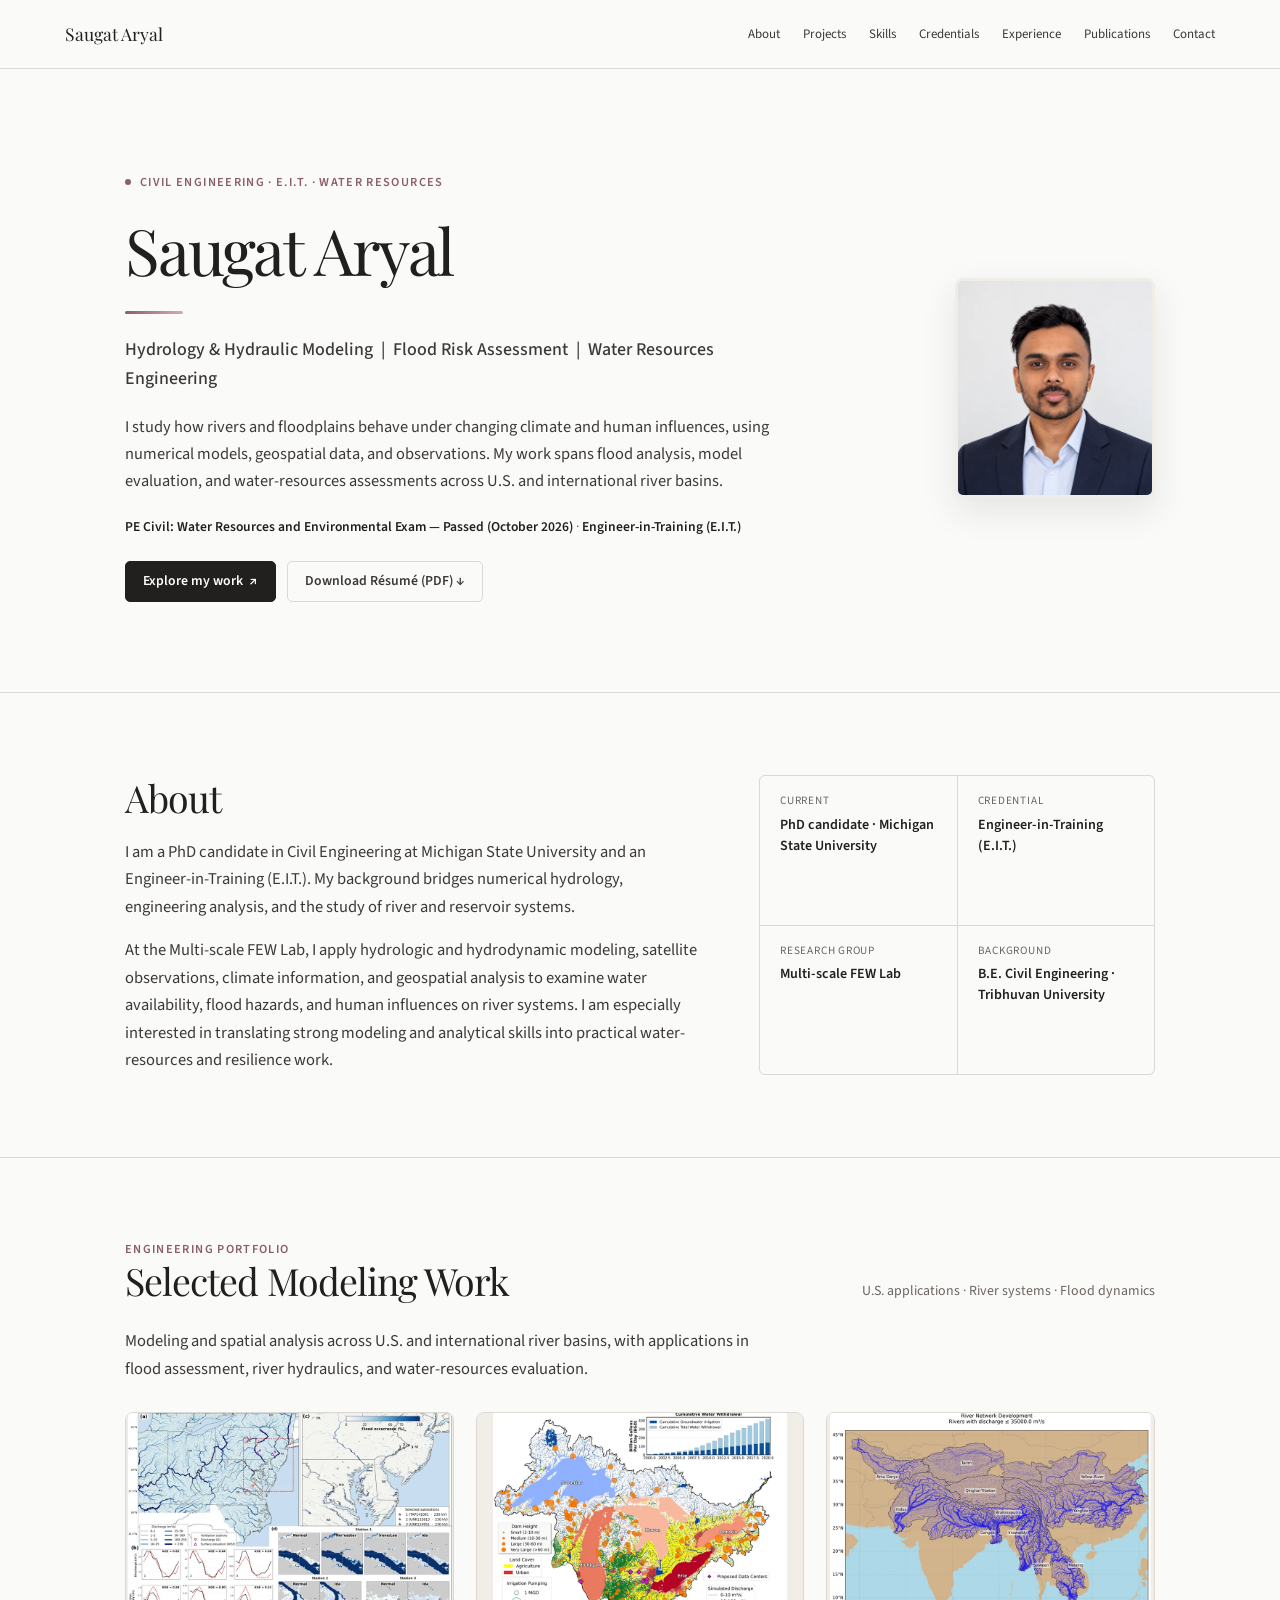
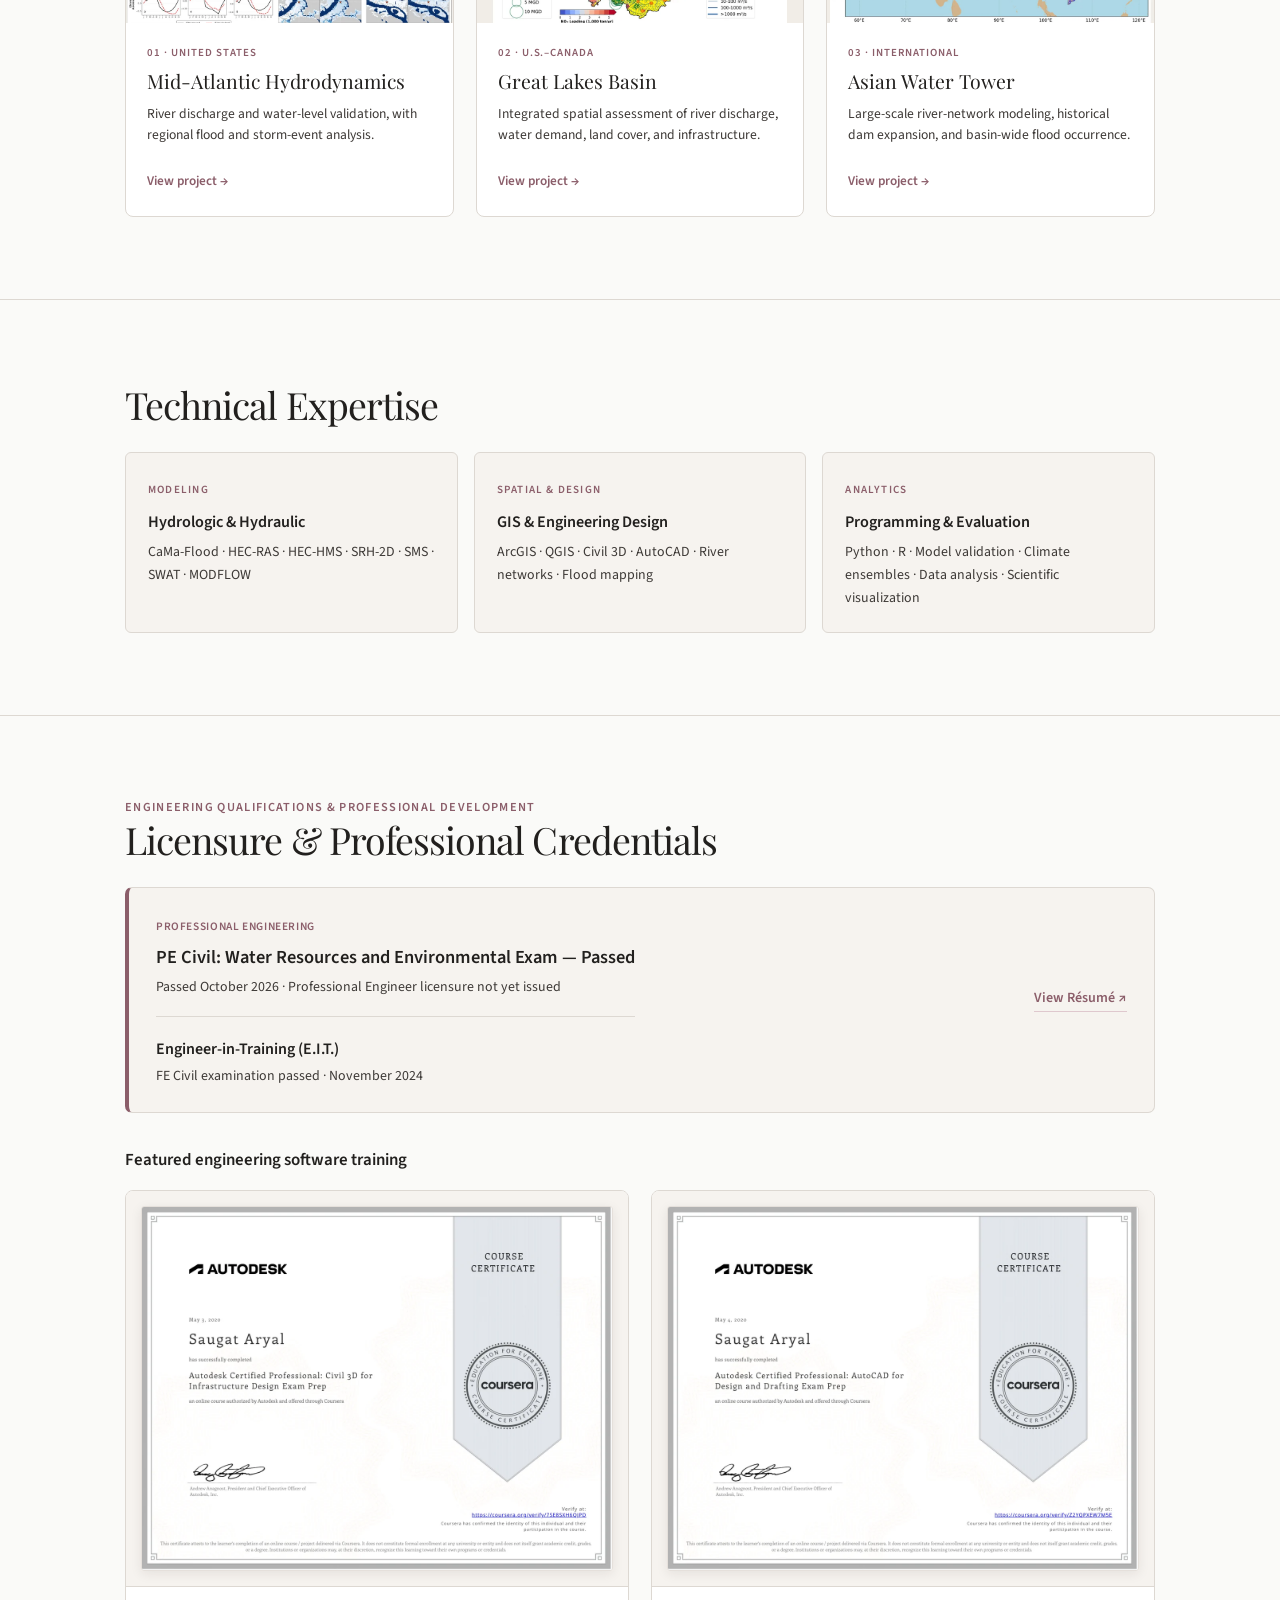
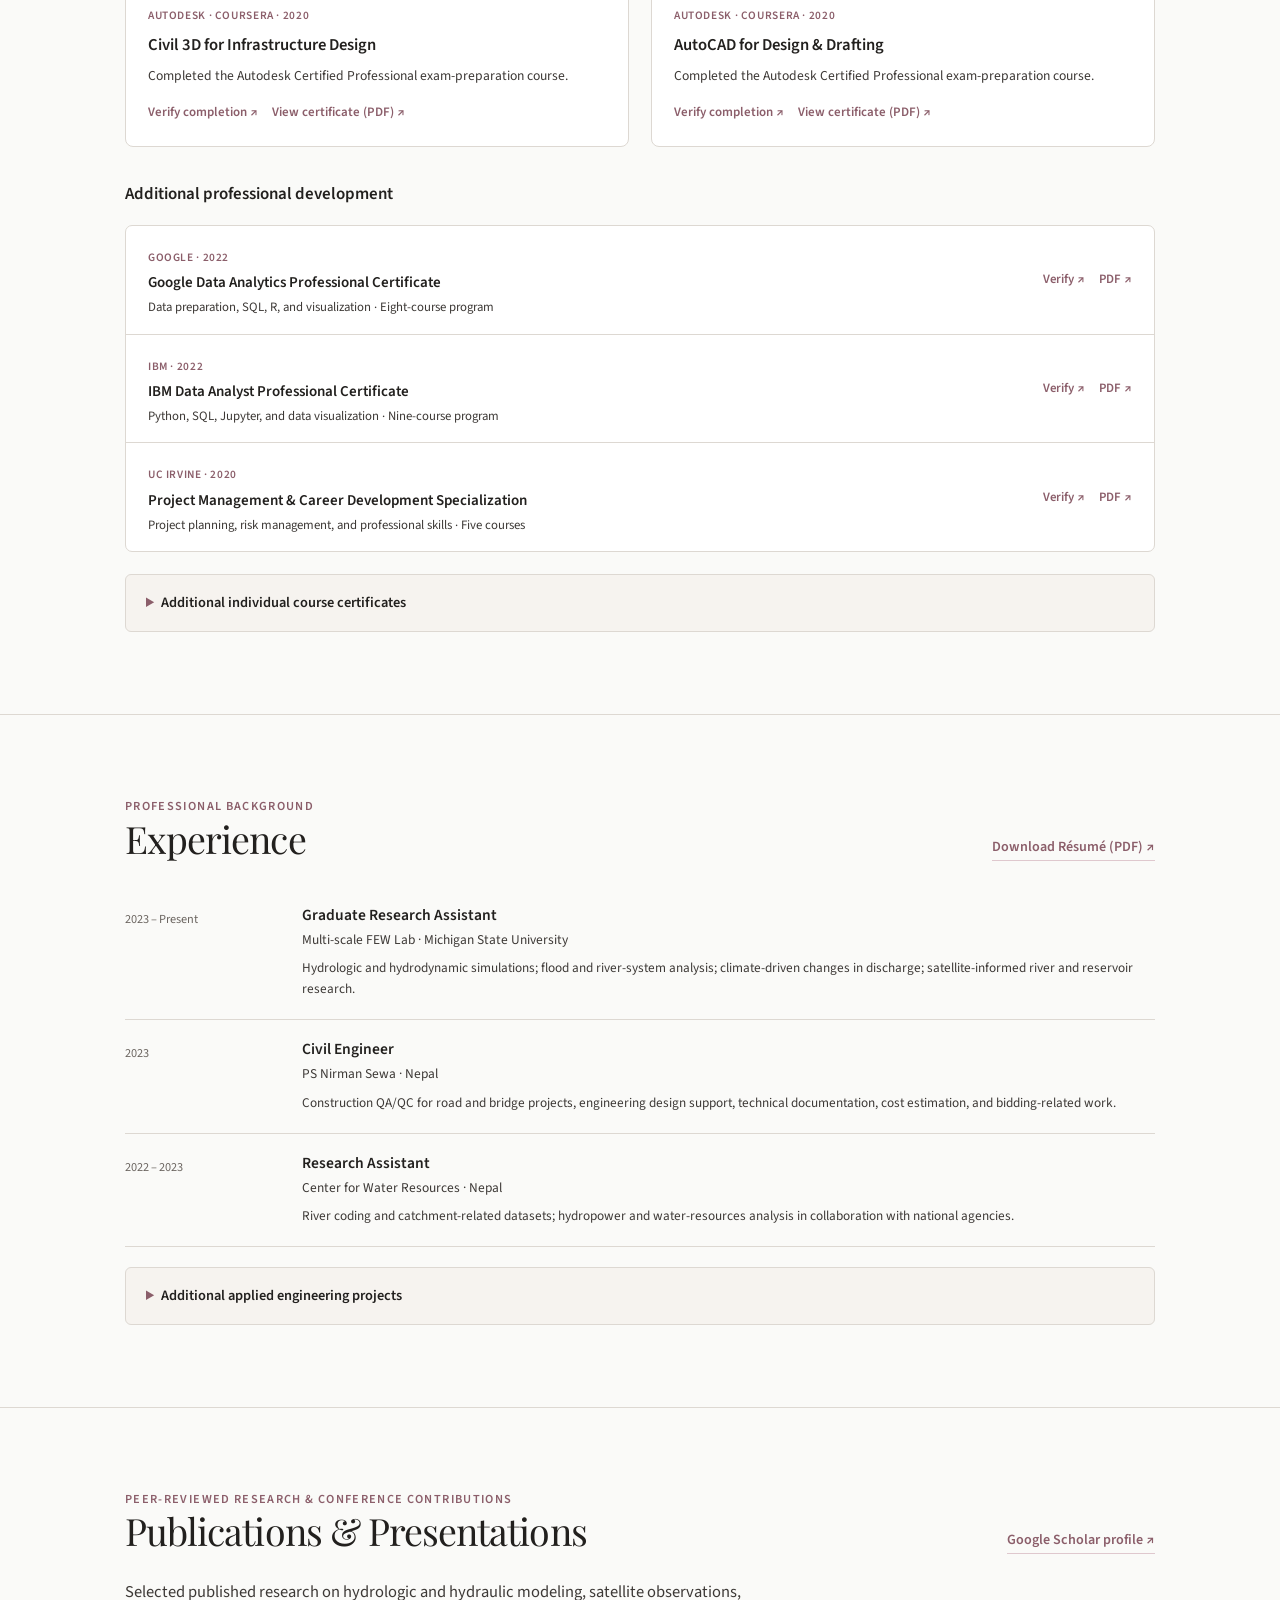
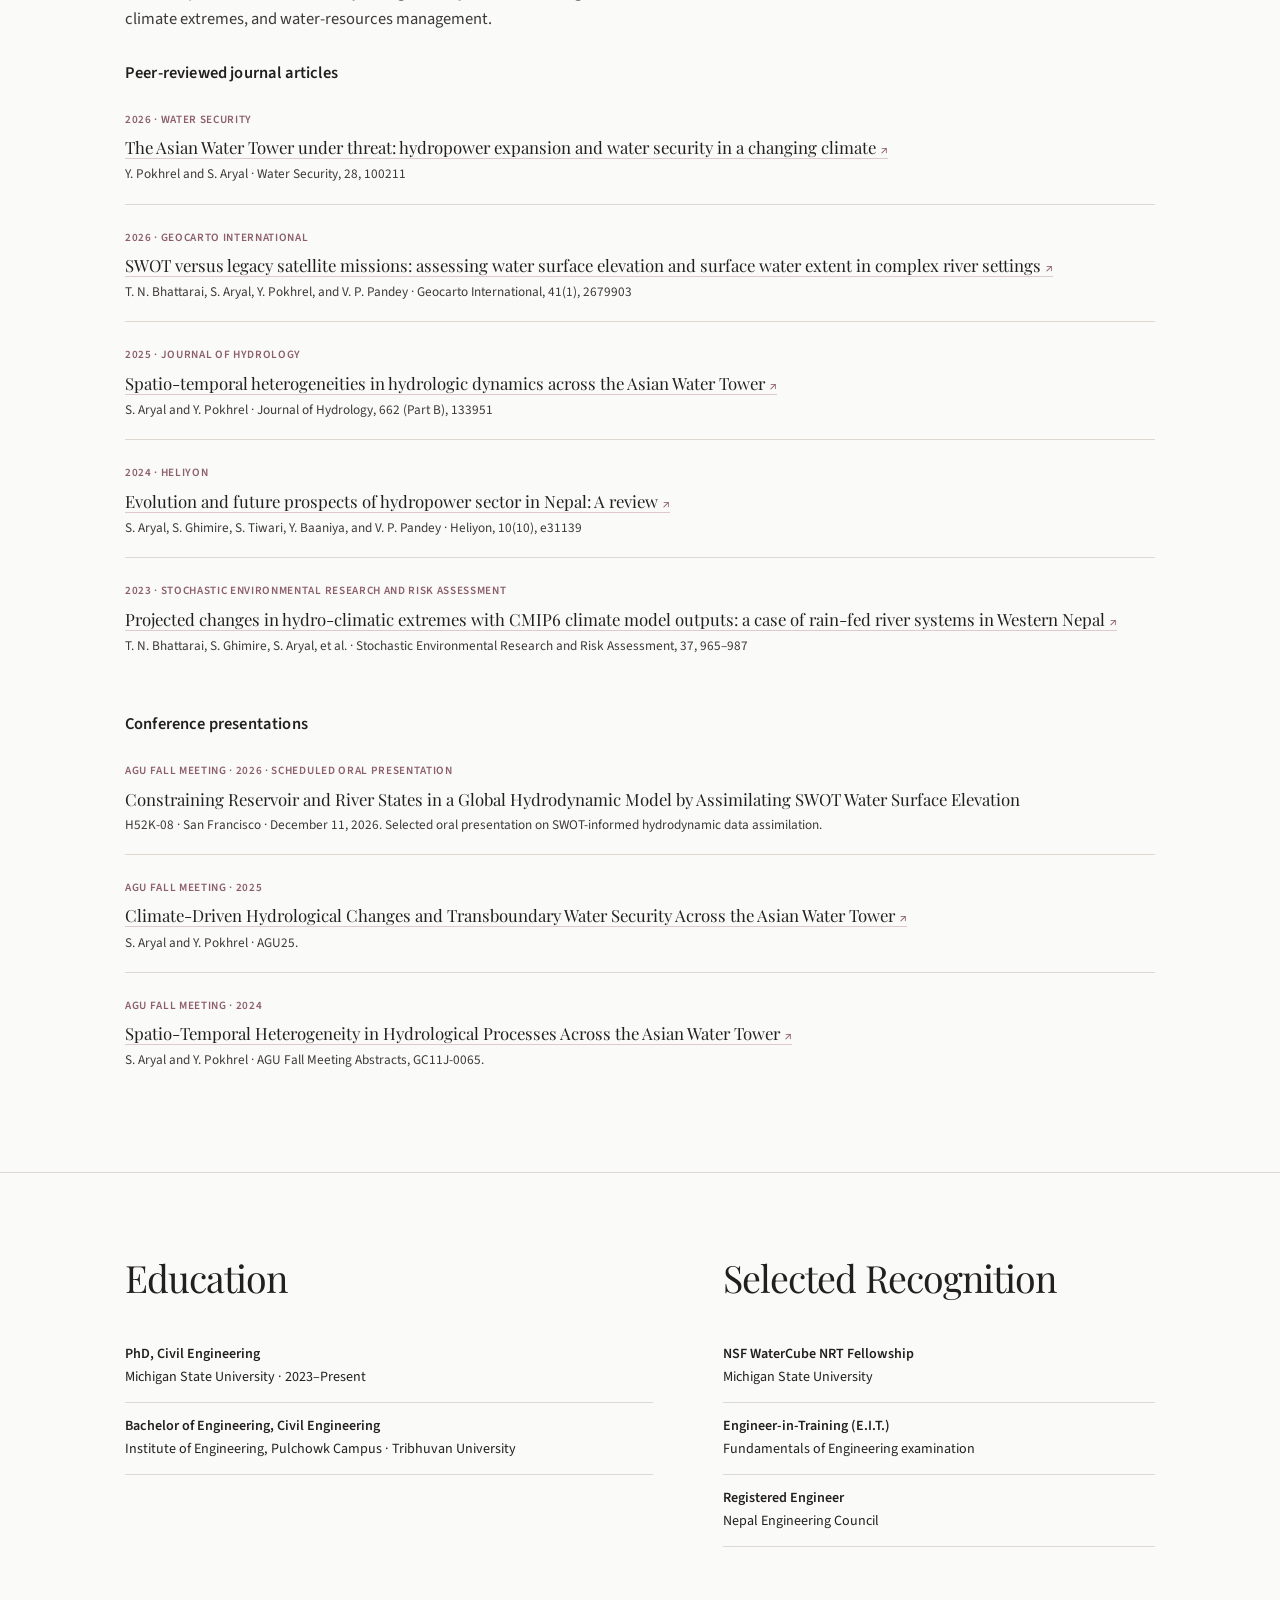
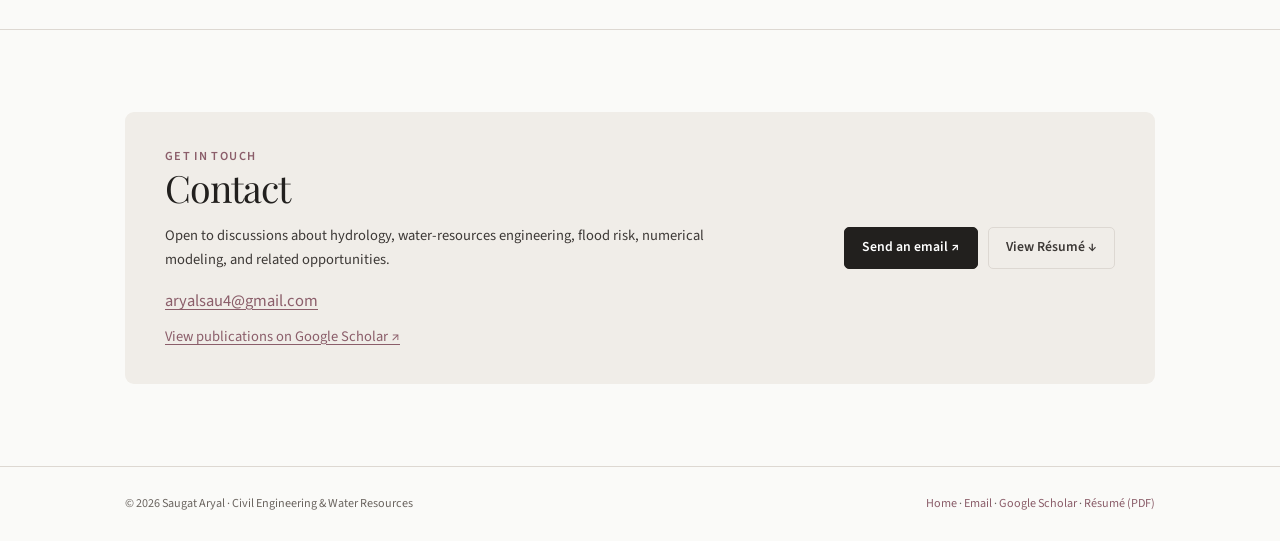
<file: index.html>
<!doctype html>
<html lang="en"><head><meta charset="utf-8"><meta name="viewport" content="width=device-width, initial-scale=1"><meta name="theme-color" content="#FAFAF8"><meta name="description" content="Saugat Aryal, E.I.T. — hydrologic and hydraulic modeling, flood risk, water resources engineering, geospatial analysis, and river modeling."><title>Saugat Aryal | Hydrology & Water Resources Engineering</title>
<link rel="preconnect" href="https://fonts.googleapis.com"><link rel="preconnect" href="https://fonts.gstatic.com" crossorigin>
<link href="https://fonts.googleapis.com/css2?family=Playfair+Display:wght@400;500&family=Source+Sans+3:wght@400;500;600;700&display=swap" rel="stylesheet">
<link rel="stylesheet" href="assets/css/styles.css?v=featured-autodesk-20261023"><link rel="icon" href="assets/images/favicon.svg" type="image/svg+xml">

<!-- Portrait sizing adapted from Rachana Kafle's original homepage -->
<style>
  .hero-grid {
    grid-template-columns: minmax(0, 1fr) 200px;
    align-items: center;
    gap: clamp(28px, 5vw, 65px);
  }
  .hero-photo { width: 200px; height: 220px; justify-self: center; align-self: center; }
  .hero-photo .headshot-frame {
    box-sizing: border-box;
    width: 200px;
    height: 220px;
    border: 3px solid var(--surface);
    border-radius: 8px;
    overflow: hidden;
  }
  .hero-photo .headshot-frame img {
    display: block;
    width: 100%;
    height: 100%;
    max-width: none;
    aspect-ratio: auto;
    object-fit: cover;
    object-position: top center;
  }
  @media (max-width: 740px) {
    .hero-grid { grid-template-columns: minmax(0, 1fr) 160px; gap: 22px; }
    .hero-photo, .hero-photo .headshot-frame { width: 160px; height: 180px; }
  }
  @media (max-width: 480px) {
    .hero-grid { grid-template-columns: 1fr; }
    .hero-photo { grid-row: 1; justify-self: start; }
  }

  .publication-group-title {font:600 1.03rem/1.4 var(--sans);letter-spacing:.01em;margin:12px 0 2px;color:var(--ink)}
  .publication-group-spaced {margin-top:38px}
  .pub-title-link {color:inherit;text-decoration:none;border-bottom:1px solid var(--accent-lt)}
  .pub-title-link:hover,.pub-title-link:focus-visible {color:var(--accent);border-bottom-color:var(--accent)}
  .pub-title-link span {font-family:var(--sans);font-size:.8em;color:var(--accent);white-space:nowrap}
  .scholar-contact {font-size:.86rem;margin:9px 0 0}

  /* PE examination status — October 2026 */
  .pe-hero-note {font-size:.85rem;line-height:1.65;color:var(--ink-mid);margin:-8px 0 23px;max-width:665px;}
  .pe-hero-note strong {font-weight:600;color:var(--ink);}
  .pe-hero-note span {color:var(--ink-soft);}
  .pe-credential-secondary {margin-top:17px;padding-top:15px;border-top:1px solid var(--rule);}
  .pe-credential-secondary h3 {font-size:1rem;}
  .pe-credential-secondary p {margin-bottom:0;}
</style>
</head><body><a class="skip-link" href="#main">Skip to content</a><header class="site-header"><div class="header-inner">
<a class="brand" href="index.html">Saugat Aryal</a><button class="menu-toggle" type="button" aria-expanded="false" aria-controls="primary-navigation">Menu</button>
<nav aria-label="Main navigation"><ul class="nav-links" id="primary-navigation"><li><a href="index.html#about">About</a></li><li><a href="index.html#projects">Projects</a></li><li><a href="index.html#skills">Skills</a></li><li><a href="index.html#credentials">Credentials</a></li><li><a href="index.html#experience">Experience</a></li><li><a href="index.html#publications">Publications</a></li><li><a href="index.html#contact">Contact</a></li></ul></nav></div></header>
<main id="main">
<section class="hero" id="hero"><div class="wrap"><div class="hero-grid"><div>
<div class="eyebrow"><span class="dot"></span>Civil engineering · E.I.T. · Water resources</div>
<h1>Saugat Aryal</h1><div class="hero-rule"></div>
<p class="hero-role">Hydrology & Hydraulic Modeling&nbsp; | &nbsp;Flood Risk Assessment&nbsp; | &nbsp;Water Resources Engineering</p>
<p class="hero-copy">I study how rivers and floodplains behave under changing climate and human influences, using numerical models, geospatial data, and observations. My work spans flood analysis, model evaluation, and water-resources assessments across U.S. and international river basins.</p>
<p class="pe-hero-note"><strong>PE Civil: Water Resources and Environmental Exam — Passed (October 2026)</strong><span class="pe-hero-divider" aria-hidden="true"> · </span><span><strong>Engineer-in-Training (E.I.T.)</strong></span></p>
<div class="btn-row"><a class="btn btn-primary" href="#projects">Explore my work <span aria-hidden="true">↗</span></a><a class="btn btn-secondary" href="Saugat_Aryal_CV.pdf?v=20261028justified" target="_blank" rel="noopener">Download Résumé (PDF) ↓</a></div>
</div><div class="hero-photo"><div class="headshot-frame"><img src="assets/images/headshot.webp" alt="Professional headshot of Saugat Aryal" width="900" height="1125" fetchpriority="high"></div></div>
</div></div></section>
<section class="section" id="about"><div class="wrap"><div class="about-grid"><div>
<h2>About</h2><p>I am a PhD candidate in Civil Engineering at Michigan State University and an Engineer-in-Training (E.I.T.). My background bridges numerical hydrology, engineering analysis, and the study of river and reservoir systems.</p>
<p>At the Multi-scale FEW Lab, I apply hydrologic and hydrodynamic modeling, satellite observations, climate information, and geospatial analysis to examine water availability, flood hazards, and human influences on river systems. I am especially interested in translating strong modeling and analytical skills into practical water-resources and resilience work.</p>
</div><div class="fact-grid" aria-label="Professional background"><div class="fact"><small>Current</small><strong>PhD candidate · Michigan State University</strong></div><div class="fact"><small>Credential</small><strong>Engineer-in-Training (E.I.T.)</strong></div><div class="fact"><small>Research group</small><strong>Multi-scale FEW Lab</strong></div><div class="fact"><small>Background</small><strong>B.E. Civil Engineering · Tribhuvan University</strong></div></div></div></div></section>
<section class="section" id="projects"><div class="wrap"><div class="section-heading"><div><div class="eyebrow">Engineering portfolio</div><h2>Selected Modeling Work</h2></div><span class="small subdued">U.S. applications · River systems · Flood dynamics</span></div><p class="section-intro">Modeling and spatial analysis across U.S. and international river basins, with applications in flood assessment, river hydraulics, and water-resources evaluation.</p>
<div class="project-grid">
<article class="project-card"><div class="project-card-image"><a href="projects/mid-atlantic.html" aria-label="Open Mid-Atlantic project"><img src="assets/images/mid-atlantic-thumb.webp" alt="Mapped Mid-Atlantic river and flood modeling results" loading="lazy" width="900" height="590"></a></div><div class="project-card-content"><span class="project-tag">01 · United States</span><h3>Mid-Atlantic Hydrodynamics</h3><p>River discharge and water-level validation, with regional flood and storm-event analysis.</p><a class="card-link" href="projects/mid-atlantic.html">View project →</a></div></article>
<article class="project-card"><div class="project-card-image"><a href="projects/great-lakes.html" aria-label="Open Great Lakes project"><img src="assets/images/great-lakes-thumb.webp" alt="Great Lakes Basin map showing rivers, dams and water-resources layers" loading="lazy" width="900" height="590"></a></div><div class="project-card-content"><span class="project-tag">02 · U.S.–Canada</span><h3>Great Lakes Basin</h3><p>Integrated spatial assessment of river discharge, water demand, land cover, and infrastructure.</p><a class="card-link" href="projects/great-lakes.html">View project →</a></div></article>
<article class="project-card"><div class="project-card-image"><a href="projects/asian-water-tower.html" aria-label="Open Asian Water Tower project"><img src="assets/images/asian-water-tower-thumb.webp" alt="Asian river network visualization from the river-discharge threshold animation" loading="lazy" width="900" height="590"></a></div><div class="project-card-content"><span class="project-tag">03 · International</span><h3>Asian Water Tower</h3><p>Large-scale river-network modeling, historical dam expansion, and basin-wide flood occurrence.</p><a class="card-link" href="projects/asian-water-tower.html">View project →</a></div></article>
</div></div></section>
<section class="section" id="skills"><div class="wrap"><div class="section-heading"><div><h2>Technical Expertise</h2></div></div>
<div class="skills-grid">
<div class="skill-box"><span class="eyebrow">Modeling</span><h3>Hydrologic & Hydraulic</h3><p>CaMa-Flood · HEC-RAS · HEC-HMS · SRH-2D · SMS · SWAT · MODFLOW</p></div>
<div class="skill-box"><span class="eyebrow">Spatial &amp; Design</span><h3>GIS &amp; Engineering Design</h3><p>ArcGIS · QGIS · Civil 3D · AutoCAD · River networks · Flood mapping</p></div>
<div class="skill-box"><span class="eyebrow">Analytics</span><h3>Programming & Evaluation</h3><p>Python · R · Model validation · Climate ensembles · Data analysis · Scientific visualization</p></div>
</div></div></section>
<section class="section" id="credentials"><div class="wrap">
<div class="section-heading"><div><div class="eyebrow">Engineering qualifications &amp; professional development</div><h2>Licensure &amp; Professional Credentials</h2></div></div>
<div class="eit-highlight"><div>
<span class="provider">PROFESSIONAL ENGINEERING</span>
<h3>PE Civil: Water Resources and Environmental Exam — Passed</h3>
<p>Passed October 2026 · Professional Engineer licensure not yet issued</p>
<div class="pe-credential-secondary"><h3>Engineer-in-Training (E.I.T.)</h3><p>FE Civil examination passed · November 2024</p></div>
</div><a class="muted-link" href="Saugat_Aryal_CV.pdf?v=20261028justified" target="_blank" rel="noopener noreferrer">View Résumé ↗</a></div>
<div class="credential-subheading"><h3>Featured engineering software training</h3></div>
<div class="featured-credential-grid">
<article class="featured-credential">
<a class="cert-preview" href="assets/certificates/autodesk-civil3d-exam-prep.pdf" target="_blank" rel="noopener noreferrer" aria-label="Open Civil 3D exam preparation course certificate PDF"><img src="assets/certificates/autodesk-civil3d-preview.webp" loading="lazy" width="792" height="612" alt="Saugat Aryal's Autodesk-authorized Civil 3D for Infrastructure Design exam preparation course completion certificate"></a>
<div class="featured-credential-info"><span class="provider">AUTODESK · COURSERA · 2020</span><h3>Civil 3D for Infrastructure Design</h3><p>Completed the Autodesk Certified Professional exam-preparation course.</p><div class="links"><a href="https://coursera.org/verify/7SE8SXH6QJPD" target="_blank" rel="noopener noreferrer">Verify completion ↗</a><a href="assets/certificates/autodesk-civil3d-exam-prep.pdf" target="_blank" rel="noopener noreferrer">View certificate (PDF) ↗</a></div></div>
</article>
<article class="featured-credential">
<a class="cert-preview" href="assets/certificates/autodesk-autocad-exam-prep.pdf" target="_blank" rel="noopener noreferrer" aria-label="Open AutoCAD exam preparation course certificate PDF"><img src="assets/certificates/autodesk-autocad-preview.webp" loading="lazy" width="792" height="612" alt="Saugat Aryal's Autodesk-authorized AutoCAD for Design and Drafting exam preparation course completion certificate"></a>
<div class="featured-credential-info"><span class="provider">AUTODESK · COURSERA · 2020</span><h3>AutoCAD for Design &amp; Drafting</h3><p>Completed the Autodesk Certified Professional exam-preparation course.</p><div class="links"><a href="https://coursera.org/verify/Z2YQPXEW7M5E" target="_blank" rel="noopener noreferrer">Verify completion ↗</a><a href="assets/certificates/autodesk-autocad-exam-prep.pdf" target="_blank" rel="noopener noreferrer">View certificate (PDF) ↗</a></div></div>
</article></div>

<div class="credential-subheading additional-credential-heading"><h3>Additional professional development</h3></div>
<div class="compact-credentials">
<div class="compact-credential"><div><span class="provider">GOOGLE · 2022</span><h3>Google Data Analytics Professional Certificate</h3><p>Data preparation, SQL, R, and visualization · Eight-course program</p></div><div class="links"><a href="https://coursera.org/verify/professional-cert/789QUQ94FCXQ" target="_blank" rel="noopener noreferrer">Verify ↗</a><a href="assets/certificates/google-data-analytics.pdf" target="_blank" rel="noopener noreferrer">PDF ↗</a></div></div>
<div class="compact-credential"><div><span class="provider">IBM · 2022</span><h3>IBM Data Analyst Professional Certificate</h3><p>Python, SQL, Jupyter, and data visualization · Nine-course program</p></div><div class="links"><a href="https://coursera.org/verify/professional-cert/UEYJKUQK5YMV" target="_blank" rel="noopener noreferrer">Verify ↗</a><a href="assets/certificates/ibm-data-analyst.pdf" target="_blank" rel="noopener noreferrer">PDF ↗</a></div></div>
<div class="compact-credential"><div><span class="provider">UC IRVINE · 2020</span><h3>Project Management &amp; Career Development Specialization</h3><p>Project planning, risk management, and professional skills · Five courses</p></div><div class="links"><a href="https://coursera.org/verify/specialization/B2XWCNSZNWJP" target="_blank" rel="noopener noreferrer">Verify ↗</a><a href="assets/certificates/uci-project-management-specialization.pdf" target="_blank" rel="noopener noreferrer">PDF ↗</a></div></div>
</div>
<details class="additional-certs"><summary>Additional individual course certificates</summary><div class="additional-certs-list">
<div class="cert-row"><div><strong>Initiating and Planning Projects</strong><small>University of California, Irvine · Coursera · May 2020</small></div><div class="cert-links"><a href="https://coursera.org/verify/E44G4VJ4M8PW" target="_blank" rel="noopener noreferrer">Verify ↗</a><a href="assets/certificates/uci-initiating-planning-projects.pdf" target="_blank" rel="noopener noreferrer">PDF ↗</a></div></div>
<div class="cert-row"><div><strong>Managing Project Risks and Changes</strong><small>University of California, Irvine · Coursera · May 2020</small></div><div class="cert-links"><a href="https://coursera.org/verify/7F4G6WQN5KWR" target="_blank" rel="noopener noreferrer">Verify ↗</a><a href="assets/certificates/uci-managing-project-risks.pdf" target="_blank" rel="noopener noreferrer">PDF ↗</a></div></div>
</div></details>
</div></section>
<section class="section" id="experience"><div class="wrap"><div class="section-heading"><div><div class="eyebrow">Professional background</div><h2>Experience</h2></div><a class="muted-link" href="Saugat_Aryal_CV.pdf?v=20261028justified" target="_blank" rel="noopener">Download Résumé (PDF) ↗</a></div>
<div class="list-block"><span class="period">2023 – Present</span><div><h3>Graduate Research Assistant</h3><div class="org">Multi-scale FEW Lab · Michigan State University</div><p>Hydrologic and hydrodynamic simulations; flood and river-system analysis; climate-driven changes in discharge; satellite-informed river and reservoir research.</p></div></div>
<div class="list-block"><span class="period">2023</span><div><h3>Civil Engineer</h3><div class="org">PS Nirman Sewa · Nepal</div><p>Construction QA/QC for road and bridge projects, engineering design support, technical documentation, cost estimation, and bidding-related work.</p></div></div>
<div class="list-block"><span class="period">2022 – 2023</span><div><h3>Research Assistant</h3><div class="org">Center for Water Resources · Nepal</div><p>River coding and catchment-related datasets; hydropower and water-resources analysis in collaboration with national agencies.</p></div></div>
<details class="additional-certs" style="margin-top:20px"><summary>Additional applied engineering projects</summary><div class="additional-certs-list">
<div class="cert-row"><div><strong>Red Cedar River hydrodynamic study · Michigan</strong><small>SRH-2D and SMS</small></div></div>
<div class="cert-row"><div><strong>Bagmati River hydrologic and hydraulic modeling · Nepal</strong><small>HEC-HMS and HEC-RAS</small></div></div>
<div class="cert-row"><div><strong>Kalamazoo watershed surface and groundwater modeling</strong><small>SWAT and MODFLOW</small></div></div>
<div class="cert-row"><div><strong>Saginaw aquifer flow and contamination assessment</strong><small>IGW-NET</small></div></div></div></details>
</div></section>
<section class="section" id="publications"><div class="wrap">
<div class="section-heading"><div><div class="eyebrow">Peer-reviewed research &amp; conference contributions</div><h2>Publications &amp; Presentations</h2></div><a class="muted-link" href="https://scholar.google.com/citations?user=jHw32U4AAAAJ&amp;hl=en" target="_blank" rel="noopener noreferrer">Google Scholar profile ↗</a></div>
<p class="section-intro">Selected published research on hydrologic and hydraulic modeling, satellite observations, climate extremes, and water-resources management.</p>
<h3 class="publication-group-title">Peer-reviewed journal articles</h3>
<div class="pub-list">
<article class="pub-row"><span class="kind">2026 · Water Security</span><h3><a class="pub-title-link" href="https://doi.org/10.1016/j.wasec.2026.100211" target="_blank" rel="noopener noreferrer">The Asian Water Tower under threat: hydropower expansion and water security in a changing climate <span aria-hidden="true">↗</span></a></h3><p>Y. Pokhrel and S. Aryal · Water Security, 28, 100211</p></article>
<article class="pub-row"><span class="kind">2026 · Geocarto International</span><h3><a class="pub-title-link" href="https://doi.org/10.1080/10106049.2026.2679903" target="_blank" rel="noopener noreferrer">SWOT versus legacy satellite missions: assessing water surface elevation and surface water extent in complex river settings <span aria-hidden="true">↗</span></a></h3><p>T. N. Bhattarai, S. Aryal, Y. Pokhrel, and V. P. Pandey · Geocarto International, 41(1), 2679903</p></article>
<article class="pub-row"><span class="kind">2025 · Journal of Hydrology</span><h3><a class="pub-title-link" href="https://doi.org/10.1016/j.jhydrol.2025.133951" target="_blank" rel="noopener noreferrer">Spatio-temporal heterogeneities in hydrologic dynamics across the Asian Water Tower <span aria-hidden="true">↗</span></a></h3><p>S. Aryal and Y. Pokhrel · Journal of Hydrology, 662 (Part B), 133951</p></article>
<article class="pub-row"><span class="kind">2024 · Heliyon</span><h3><a class="pub-title-link" href="https://doi.org/10.1016/j.heliyon.2024.e31139" target="_blank" rel="noopener noreferrer">Evolution and future prospects of hydropower sector in Nepal: A review <span aria-hidden="true">↗</span></a></h3><p>S. Aryal, S. Ghimire, S. Tiwari, Y. Baaniya, and V. P. Pandey · Heliyon, 10(10), e31139</p></article>
<article class="pub-row"><span class="kind">2023 · Stochastic Environmental Research and Risk Assessment</span><h3><a class="pub-title-link" href="https://doi.org/10.1007/s00477-022-02312-0" target="_blank" rel="noopener noreferrer">Projected changes in hydro-climatic extremes with CMIP6 climate model outputs: a case of rain-fed river systems in Western Nepal <span aria-hidden="true">↗</span></a></h3><p>T. N. Bhattarai, S. Ghimire, S. Aryal, et al. · Stochastic Environmental Research and Risk Assessment, 37, 965–987</p></article>
</div>
<h3 class="publication-group-title publication-group-spaced">Conference presentations</h3>
<div class="pub-list">
<article class="pub-row"><span class="kind">AGU Fall Meeting · 2026 · Scheduled oral presentation</span><h3>Constraining Reservoir and River States in a Global Hydrodynamic Model by Assimilating SWOT Water Surface Elevation</h3><p>H52K-08 · San Francisco · December 11, 2026. Selected oral presentation on SWOT-informed hydrodynamic data assimilation.</p></article>
<article class="pub-row"><span class="kind">AGU Fall Meeting · 2025</span><h3><a class="pub-title-link" href="https://scholar.google.com/citations?view_op=view_citation&amp;hl=en&amp;user=jHw32U4AAAAJ&amp;citation_for_view=jHw32U4AAAAJ:2osOgNQ5qMEC" target="_blank" rel="noopener noreferrer">Climate-Driven Hydrological Changes and Transboundary Water Security Across the Asian Water Tower <span aria-hidden="true">↗</span></a></h3><p>S. Aryal and Y. Pokhrel · AGU25.</p></article>
<article class="pub-row"><span class="kind">AGU Fall Meeting · 2024</span><h3><a class="pub-title-link" href="https://scholar.google.com/citations?view_op=view_citation&amp;hl=en&amp;user=jHw32U4AAAAJ&amp;citation_for_view=jHw32U4AAAAJ:9yKSN-GCB0IC" target="_blank" rel="noopener noreferrer">Spatio-Temporal Heterogeneity in Hydrological Processes Across the Asian Water Tower <span aria-hidden="true">↗</span></a></h3><p>S. Aryal and Y. Pokhrel · AGU Fall Meeting Abstracts, GC11J-0065.</p></article>
</div></div></section>
<section class="section"><div class="wrap"><div class="two-col"><div><h2>Education</h2><ul class="simple-list"><li><strong>PhD, Civil Engineering</strong><br>Michigan State University · 2023–Present</li><li><strong>Bachelor of Engineering, Civil Engineering</strong><br>Institute of Engineering, Pulchowk Campus · Tribhuvan University</li></ul></div><div><h2>Selected Recognition</h2><ul class="simple-list"><li><strong>NSF WaterCube NRT Fellowship</strong><br>Michigan State University</li><li><strong>Engineer-in-Training (E.I.T.)</strong><br>Fundamentals of Engineering examination</li><li><strong>Registered Engineer</strong><br>Nepal Engineering Council</li></ul></div></div></div></section>
<section class="section" id="contact"><div class="wrap"><div class="contact-panel"><div><div class="eyebrow">Get in touch</div><h2>Contact</h2><p>Open to discussions about hydrology, water-resources engineering, flood risk, numerical modeling, and related opportunities.</p><a href="mailto:aryalsau4@gmail.com">aryalsau4@gmail.com</a><p class="scholar-contact"><a href="https://scholar.google.com/citations?user=jHw32U4AAAAJ&amp;hl=en" target="_blank" rel="noopener noreferrer">View publications on Google Scholar ↗</a></p></div><div class="contact-links"><a class="btn btn-primary" href="mailto:aryalsau4@gmail.com">Send an email ↗</a><a class="btn btn-secondary" href="Saugat_Aryal_CV.pdf?v=20261028justified" target="_blank" rel="noopener">View Résumé ↓</a></div></div></div></section>
</main>
<footer class="site-footer"><div class="wrap footer-inner"><span>© 2026 Saugat Aryal · Civil Engineering & Water Resources</span><span><a href="index.html">Home</a> · <a href="mailto:aryalsau4@gmail.com">Email</a> · <a href="https://scholar.google.com/citations?user=jHw32U4AAAAJ&amp;hl=en" target="_blank" rel="noopener noreferrer">Google Scholar</a> · <a href="Saugat_Aryal_CV.pdf?v=20261028justified" target="_blank" rel="noopener">Résumé (PDF)</a></span></div></footer>
<script src="assets/js/main.js" defer></script></body></html>
</file>
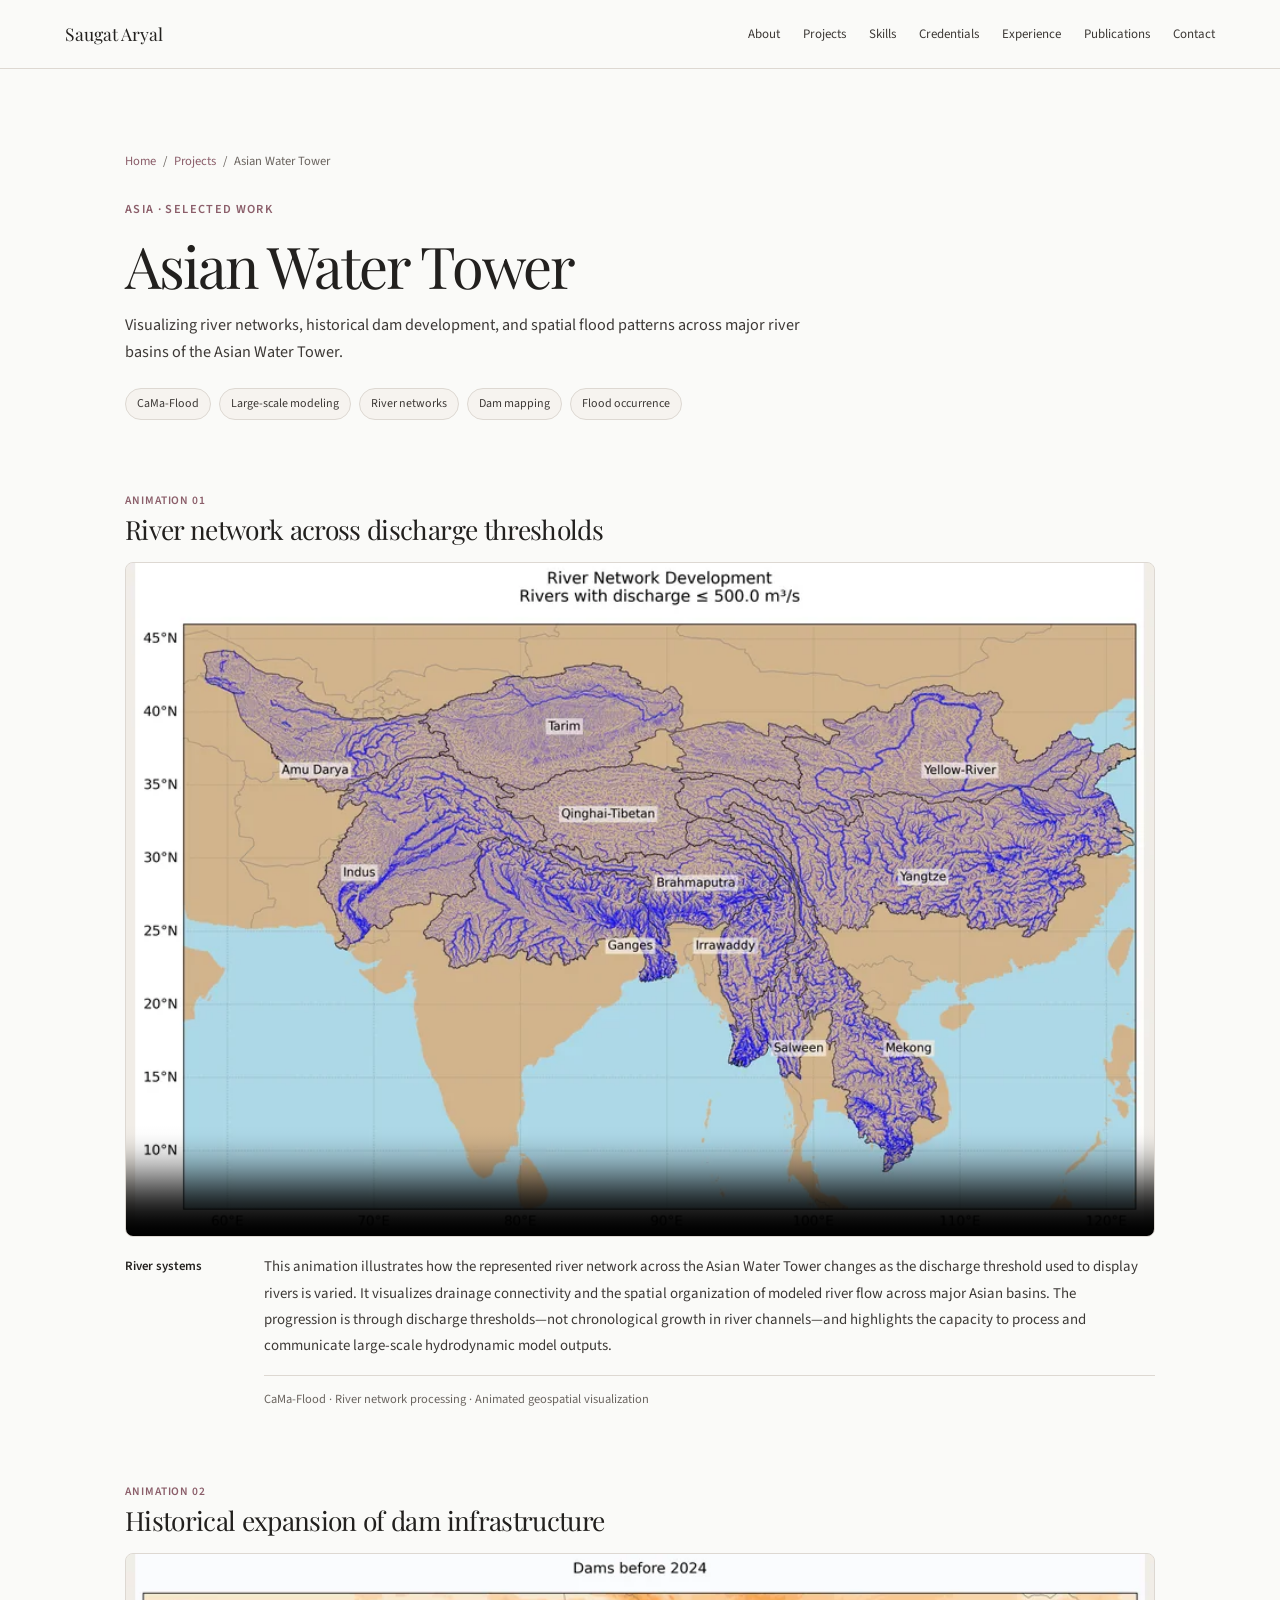
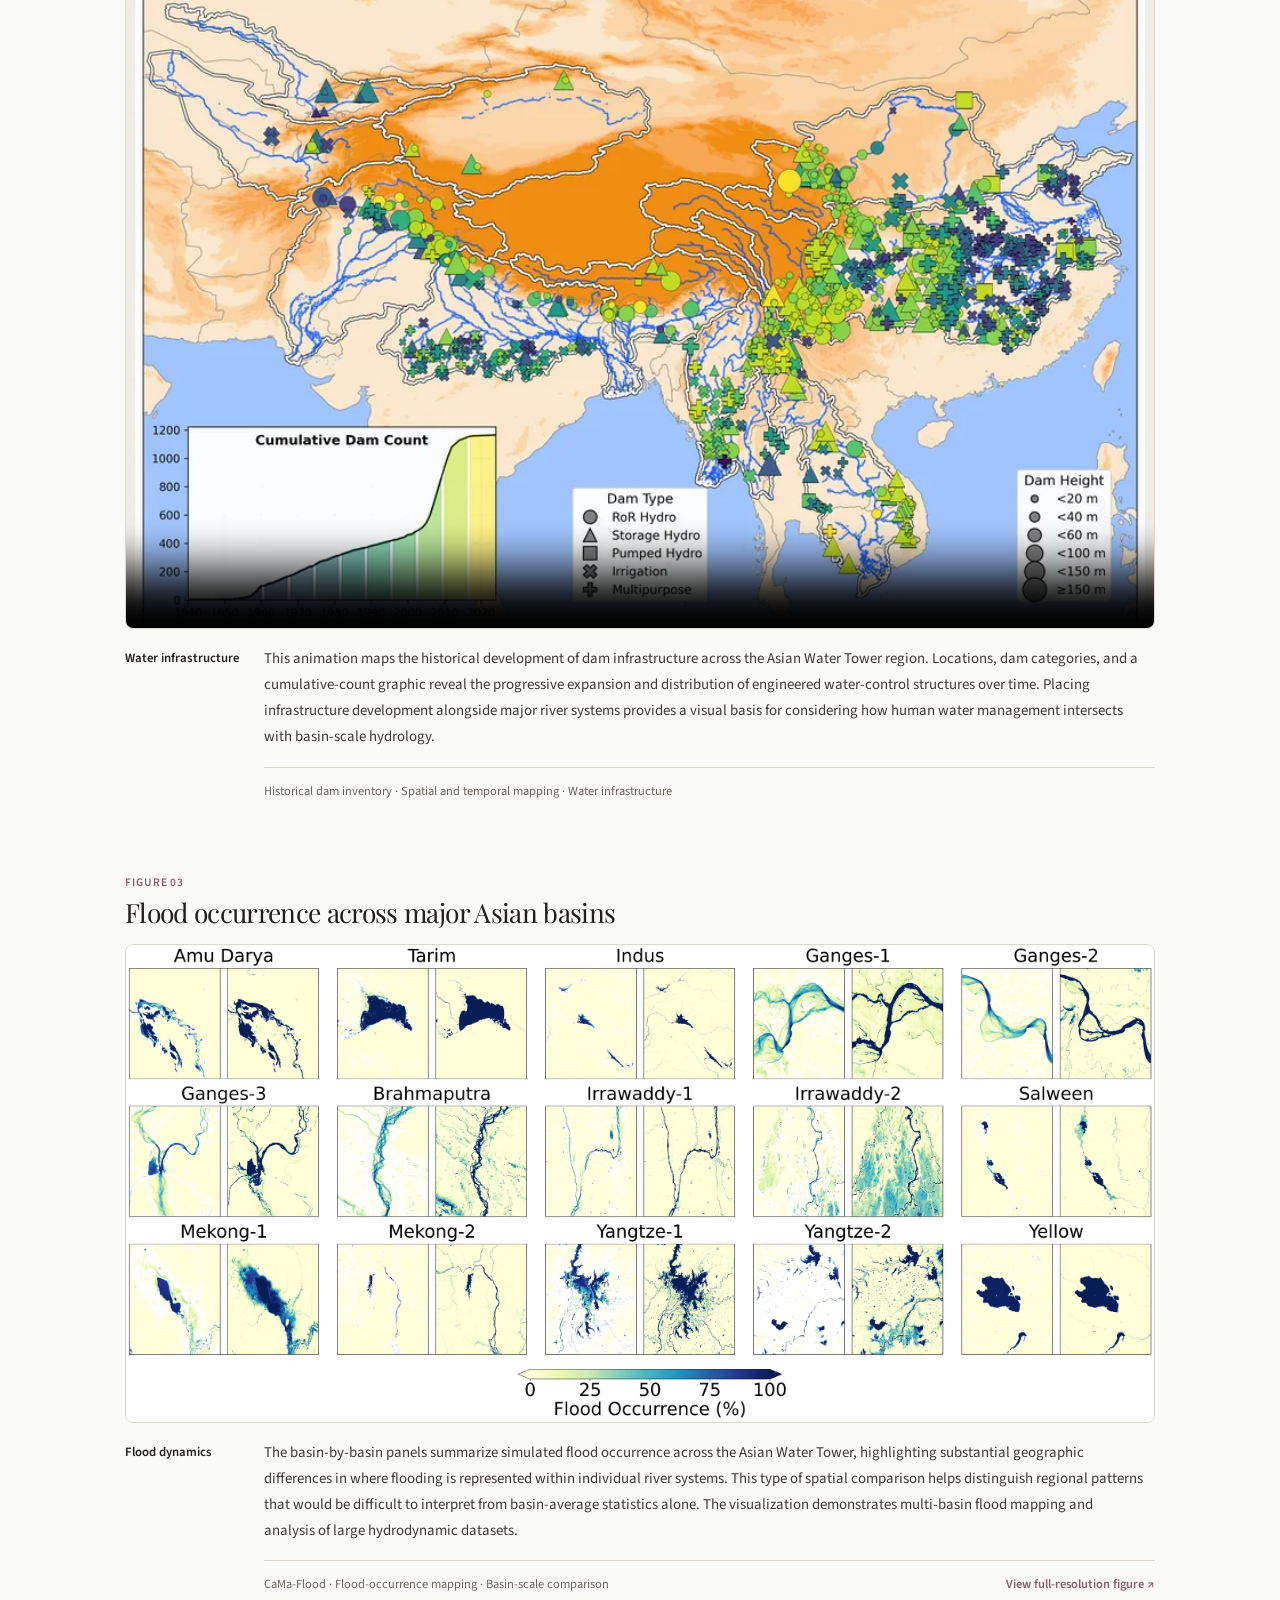
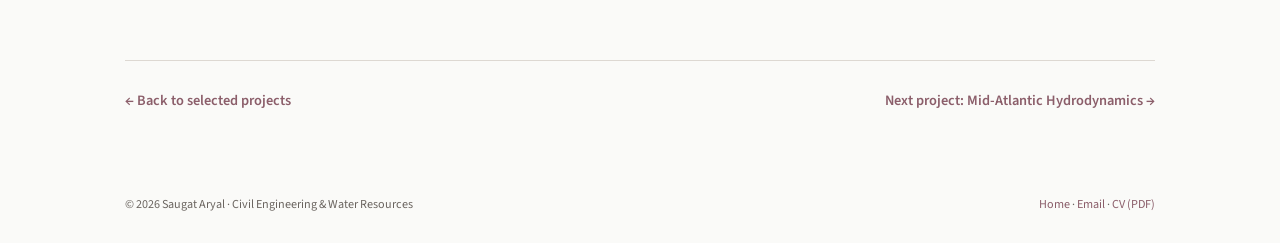
<file: projects/asian-water-tower.html>
<!doctype html>
<html lang="en"><head><meta charset="utf-8"><meta name="viewport" content="width=device-width, initial-scale=1"><meta name="theme-color" content="#FAFAF8"><meta name="description" content="Visualizing river networks, historical dam development, and spatial flood patterns across major river basins of the Asian Water Tower. — Saugat Aryal, hydrology and water-resources engineering portfolio."><title>Asian Water Tower | Saugat Aryal</title>
<link rel="preconnect" href="https://fonts.googleapis.com"><link rel="preconnect" href="https://fonts.gstatic.com" crossorigin>
<link href="https://fonts.googleapis.com/css2?family=Playfair+Display:wght@400;500&family=Source+Sans+3:wght@400;500;600;700&display=swap" rel="stylesheet">
<link rel="stylesheet" href="../assets/css/styles.css"><link rel="icon" href="../assets/images/favicon.svg" type="image/svg+xml">
</head><body><a class="skip-link" href="#main">Skip to content</a><header class="site-header"><div class="header-inner">
<a class="brand" href="../index.html">Saugat Aryal</a><button class="menu-toggle" type="button" aria-expanded="false" aria-controls="primary-navigation">Menu</button>
<nav aria-label="Main navigation"><ul class="nav-links" id="primary-navigation"><li><a href="../index.html#about">About</a></li><li><a href="../index.html#projects">Projects</a></li><li><a href="../index.html#skills">Skills</a></li><li><a href="../index.html#credentials">Credentials</a></li><li><a href="../index.html#experience">Experience</a></li><li><a href="../index.html#publications">Publications</a></li><li><a href="../index.html#contact">Contact</a></li></ul></nav></div></header>
<main id="main"><section class="page-hero"><div class="wrap"><div class="breadcrumbs"><a href="../index.html">Home</a><span>/</span><a href="../index.html#projects">Projects</a><span>/</span><span>Asian Water Tower</span></div><div class="eyebrow">ASIA · Selected work</div><h1>Asian Water Tower</h1><p>Visualizing river networks, historical dam development, and spatial flood patterns across major river basins of the Asian Water Tower.</p><div class="project-meta"><span class="pill">CaMa-Flood</span><span class="pill">Large-scale modeling</span><span class="pill">River networks</span><span class="pill">Dam mapping</span><span class="pill">Flood occurrence</span></div></div></section><section class="visual-section"><div class="wrap"><div class="figure-unit" id="rivers"><div class="figure-header"><div><div class="figure-number">Animation 01</div><h2>River network across discharge thresholds</h2></div></div>
<div class="figure-video"><video controls autoplay muted loop playsinline preload="metadata" poster="../assets/images/river-network-thumb.webp" aria-label="Animated river network showing different discharge thresholds across Asian Water Tower basins"><source src="../assets/figures/river_network_animation.mp4" type="video/mp4">Your browser cannot display this animation.</video></div>

<div class="figure-caption"><div class="caption-label">River systems</div><div><p>This animation illustrates how the represented river network across the Asian Water Tower changes as the discharge threshold used to display rivers is varied. It visualizes drainage connectivity and the spatial organization of modeled river flow across major Asian basins. The progression is through discharge thresholds—not chronological growth in river channels—and highlights the capacity to process and communicate large-scale hydrodynamic model outputs.</p><div class="figure-note"><span>CaMa-Flood · River network processing · Animated geospatial visualization</span></div></div></div></div><div class="figure-unit" id="dams"><div class="figure-header"><div><div class="figure-number">Animation 02</div><h2>Historical expansion of dam infrastructure</h2></div></div>
<div class="figure-video"><video controls autoplay muted loop playsinline preload="metadata" poster="../assets/images/dams-thumb.webp" aria-label="Animated historical map of Asian Water Tower dam locations and cumulative counts through successive years"><source src="../assets/figures/dam_growth_animation_final_400ms.mp4" type="video/mp4">Your browser cannot display this animation.</video></div>

<div class="figure-caption"><div class="caption-label">Water infrastructure</div><div><p>This animation maps the historical development of dam infrastructure across the Asian Water Tower region. Locations, dam categories, and a cumulative-count graphic reveal the progressive expansion and distribution of engineered water-control structures over time. Placing infrastructure development alongside major river systems provides a visual basis for considering how human water management intersects with basin-scale hydrology.</p><div class="figure-note"><span>Historical dam inventory · Spatial and temporal mapping · Water infrastructure</span></div></div></div></div><div class="figure-unit" id="floods"><div class="figure-header"><div><div class="figure-number">Figure 03</div><h2>Flood occurrence across major Asian basins</h2></div></div>
<a class="figure-image" style="display:block" href="../assets/figures/asian-water-tower-flood-occurrence.png" target="_blank" rel="noopener" aria-label="View original high-resolution figure: Flood occurrence across major Asian basins"><img src="../assets/figures/asian-water-tower-flood-occurrence.webp" alt="Small multiple maps comparing simulated flood-occurrence percentages in major Asian Water Tower basins" loading="lazy"></a>
<div class="figure-caption"><div class="caption-label">Flood dynamics</div><div><p>The basin-by-basin panels summarize simulated flood occurrence across the Asian Water Tower, highlighting substantial geographic differences in where flooding is represented within individual river systems. This type of spatial comparison helps distinguish regional patterns that would be difficult to interpret from basin-average statistics alone. The visualization demonstrates multi-basin flood mapping and analysis of large hydrodynamic datasets.</p><div class="figure-note"><span>CaMa-Flood · Flood-occurrence mapping · Basin-scale comparison</span><a href="../assets/figures/asian-water-tower-flood-occurrence.png" target="_blank" rel="noopener">View full-resolution figure ↗</a></div></div></div></div></div></section><div class="wrap"><nav class="page-next" aria-label="Project navigation"><a href="../index.html#projects">← Back to selected projects</a><a href="mid-atlantic.html">Next project: Mid-Atlantic Hydrodynamics →</a></nav></div></main>
<footer class="site-footer"><div class="wrap footer-inner"><span>© 2026 Saugat Aryal · Civil Engineering & Water Resources</span><span><a href="../index.html">Home</a> · <a href="mailto:aryalsau4@gmail.com">Email</a> · <a href="../Saugat_Aryal_CV.pdf" target="_blank" rel="noopener">CV (PDF)</a></span></div></footer>
<script src="../assets/js/main.js" defer></script></body></html>
</file>
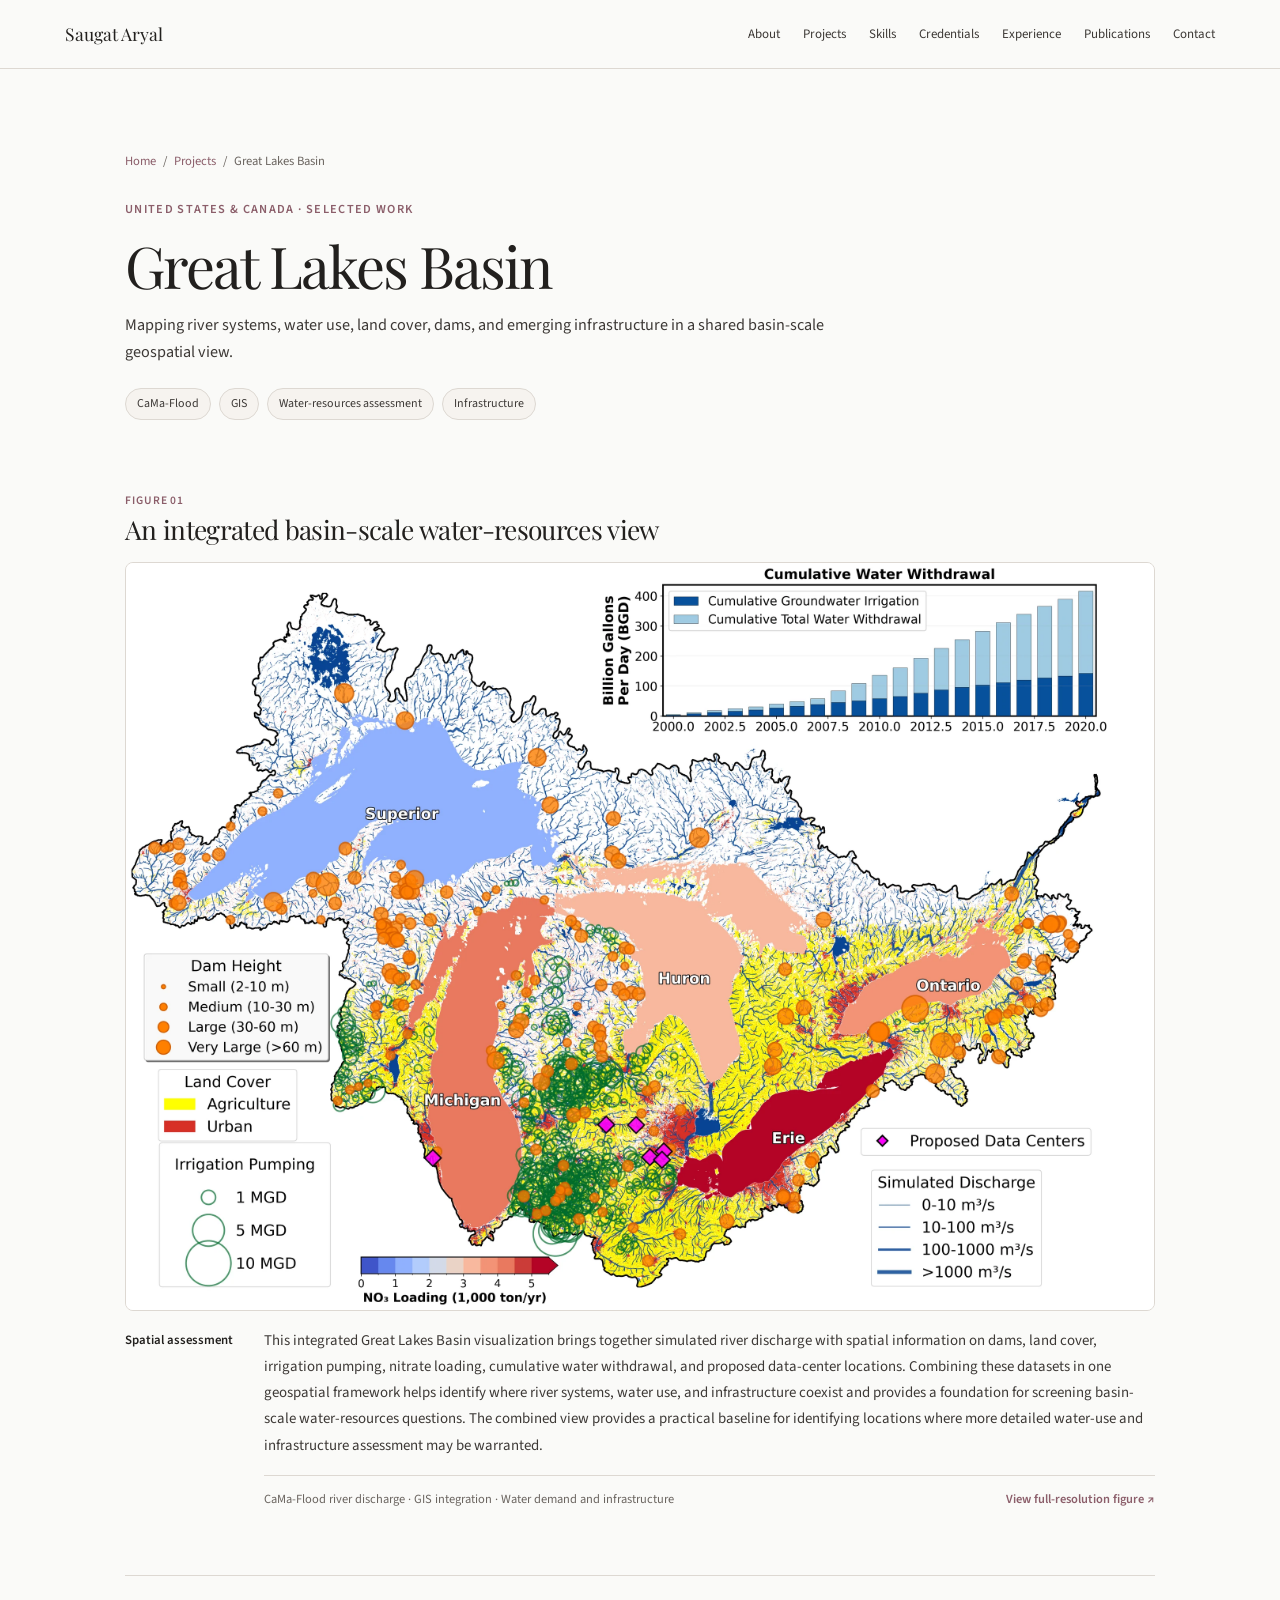
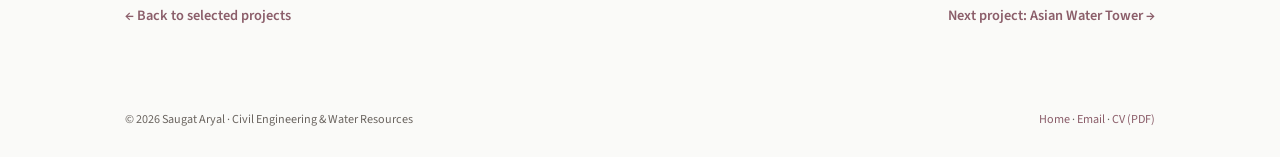
<file: projects/great-lakes.html>
<!doctype html>
<html lang="en"><head><meta charset="utf-8"><meta name="viewport" content="width=device-width, initial-scale=1"><meta name="theme-color" content="#FAFAF8"><meta name="description" content="Mapping river systems, water use, land cover, dams, and emerging infrastructure in a shared basin-scale geospatial view. — Saugat Aryal, hydrology and water-resources engineering portfolio."><title>Great Lakes Basin | Saugat Aryal</title>
<link rel="preconnect" href="https://fonts.googleapis.com"><link rel="preconnect" href="https://fonts.gstatic.com" crossorigin>
<link href="https://fonts.googleapis.com/css2?family=Playfair+Display:wght@400;500&family=Source+Sans+3:wght@400;500;600;700&display=swap" rel="stylesheet">
<link rel="stylesheet" href="../assets/css/styles.css"><link rel="icon" href="../assets/images/favicon.svg" type="image/svg+xml">
</head><body><a class="skip-link" href="#main">Skip to content</a><header class="site-header"><div class="header-inner">
<a class="brand" href="../index.html">Saugat Aryal</a><button class="menu-toggle" type="button" aria-expanded="false" aria-controls="primary-navigation">Menu</button>
<nav aria-label="Main navigation"><ul class="nav-links" id="primary-navigation"><li><a href="../index.html#about">About</a></li><li><a href="../index.html#projects">Projects</a></li><li><a href="../index.html#skills">Skills</a></li><li><a href="../index.html#credentials">Credentials</a></li><li><a href="../index.html#experience">Experience</a></li><li><a href="../index.html#publications">Publications</a></li><li><a href="../index.html#contact">Contact</a></li></ul></nav></div></header>
<main id="main"><section class="page-hero"><div class="wrap"><div class="breadcrumbs"><a href="../index.html">Home</a><span>/</span><a href="../index.html#projects">Projects</a><span>/</span><span>Great Lakes Basin</span></div><div class="eyebrow">UNITED STATES & CANADA · Selected work</div><h1>Great Lakes Basin</h1><p>Mapping river systems, water use, land cover, dams, and emerging infrastructure in a shared basin-scale geospatial view.</p><div class="project-meta"><span class="pill">CaMa-Flood</span><span class="pill">GIS</span><span class="pill">Water-resources assessment</span><span class="pill">Infrastructure</span></div></div></section><section class="visual-section"><div class="wrap"><div class="figure-unit" id="map"><div class="figure-header"><div><div class="figure-number">Figure 01</div><h2>An integrated basin-scale water-resources view</h2></div></div>
<a class="figure-image" style="display:block" href="../assets/figures/great-lakes-integrated-map.png" target="_blank" rel="noopener" aria-label="View original high-resolution figure: An integrated basin-scale water-resources view"><img src="../assets/figures/great-lakes-integrated-map.webp" alt="Great Lakes Basin map with simulated river discharge, dam height, land cover, irrigation pumping, nitrate loading, water withdrawals and proposed data-center locations" loading="lazy"></a>
<div class="figure-caption"><div class="caption-label">Spatial assessment</div><div><p>This integrated Great Lakes Basin visualization brings together simulated river discharge with spatial information on dams, land cover, irrigation pumping, nitrate loading, cumulative water withdrawal, and proposed data-center locations. Combining these datasets in one geospatial framework helps identify where river systems, water use, and infrastructure coexist and provides a foundation for screening basin-scale water-resources questions. The combined view provides a practical baseline for identifying locations where more detailed water-use and infrastructure assessment may be warranted.</p><div class="figure-note"><span>CaMa-Flood river discharge · GIS integration · Water demand and infrastructure</span><a href="../assets/figures/great-lakes-integrated-map.png" target="_blank" rel="noopener">View full-resolution figure ↗</a></div></div></div></div></div></section><div class="wrap"><nav class="page-next" aria-label="Project navigation"><a href="../index.html#projects">← Back to selected projects</a><a href="asian-water-tower.html">Next project: Asian Water Tower →</a></nav></div></main>
<footer class="site-footer"><div class="wrap footer-inner"><span>© 2026 Saugat Aryal · Civil Engineering & Water Resources</span><span><a href="../index.html">Home</a> · <a href="mailto:aryalsau4@gmail.com">Email</a> · <a href="../Saugat_Aryal_CV.pdf" target="_blank" rel="noopener">CV (PDF)</a></span></div></footer>
<script src="../assets/js/main.js" defer></script></body></html>
</file>
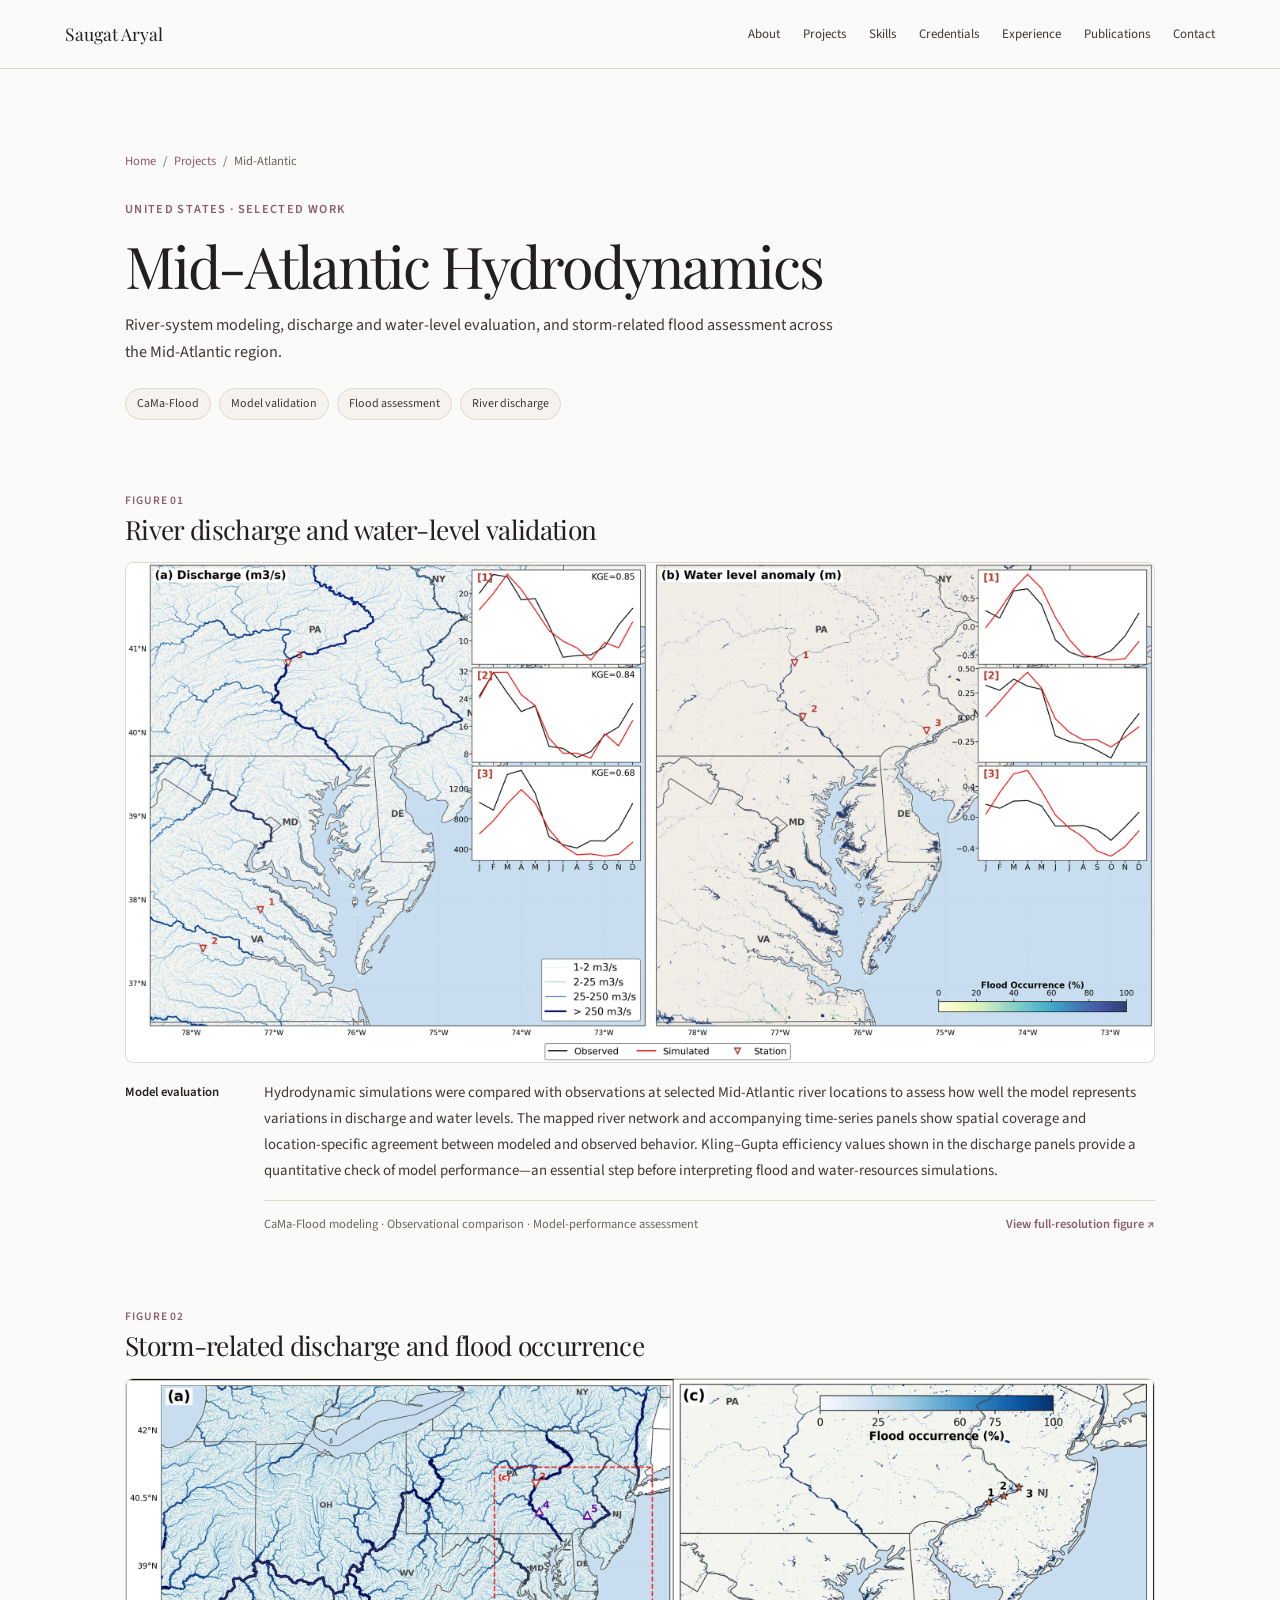
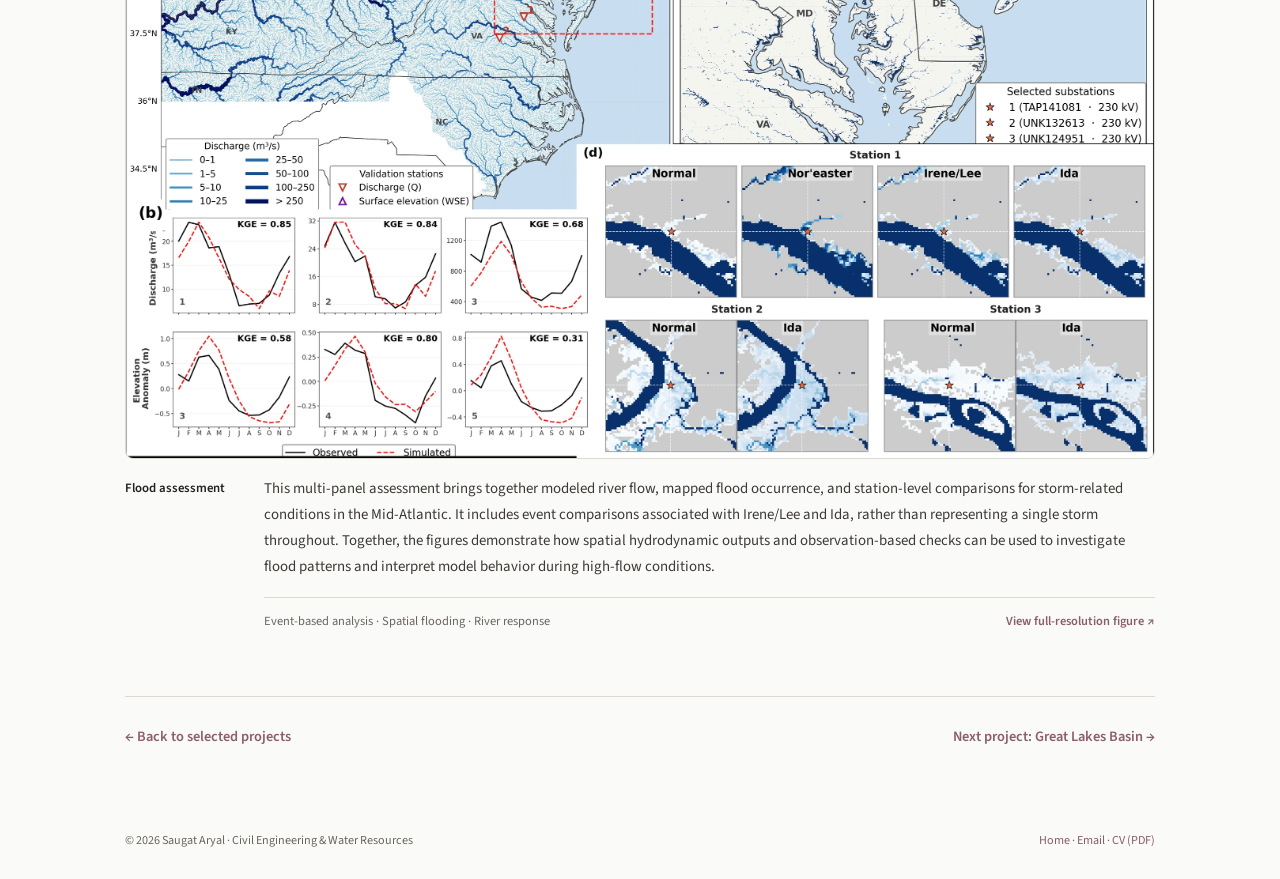
<file: projects/mid-atlantic.html>
<!doctype html>
<html lang="en"><head><meta charset="utf-8"><meta name="viewport" content="width=device-width, initial-scale=1"><meta name="theme-color" content="#FAFAF8"><meta name="description" content="River-system modeling, discharge and water-level evaluation, and storm-related flood assessment across the Mid-Atlantic region. — Saugat Aryal, hydrology and water-resources engineering portfolio."><title>Mid-Atlantic | Saugat Aryal</title>
<link rel="preconnect" href="https://fonts.googleapis.com"><link rel="preconnect" href="https://fonts.gstatic.com" crossorigin>
<link href="https://fonts.googleapis.com/css2?family=Playfair+Display:wght@400;500&family=Source+Sans+3:wght@400;500;600;700&display=swap" rel="stylesheet">
<link rel="stylesheet" href="../assets/css/styles.css"><link rel="icon" href="../assets/images/favicon.svg" type="image/svg+xml">
</head><body><a class="skip-link" href="#main">Skip to content</a><header class="site-header"><div class="header-inner">
<a class="brand" href="../index.html">Saugat Aryal</a><button class="menu-toggle" type="button" aria-expanded="false" aria-controls="primary-navigation">Menu</button>
<nav aria-label="Main navigation"><ul class="nav-links" id="primary-navigation"><li><a href="../index.html#about">About</a></li><li><a href="../index.html#projects">Projects</a></li><li><a href="../index.html#skills">Skills</a></li><li><a href="../index.html#credentials">Credentials</a></li><li><a href="../index.html#experience">Experience</a></li><li><a href="../index.html#publications">Publications</a></li><li><a href="../index.html#contact">Contact</a></li></ul></nav></div></header>
<main id="main"><section class="page-hero"><div class="wrap"><div class="breadcrumbs"><a href="../index.html">Home</a><span>/</span><a href="../index.html#projects">Projects</a><span>/</span><span>Mid-Atlantic</span></div><div class="eyebrow">UNITED STATES · Selected work</div><h1>Mid-Atlantic Hydrodynamics</h1><p>River-system modeling, discharge and water-level evaluation, and storm-related flood assessment across the Mid-Atlantic region.</p><div class="project-meta"><span class="pill">CaMa-Flood</span><span class="pill">Model validation</span><span class="pill">Flood assessment</span><span class="pill">River discharge</span></div></div></section><section class="visual-section"><div class="wrap"><div class="figure-unit" id="validation"><div class="figure-header"><div><div class="figure-number">Figure 01</div><h2>River discharge and water-level validation</h2></div></div>
<a class="figure-image" style="display:block" href="../assets/figures/mid-atlantic-validation.png" target="_blank" rel="noopener" aria-label="View original high-resolution figure: River discharge and water-level validation"><img src="../assets/figures/mid-atlantic-validation.webp" alt="Two regional maps with river discharge and water-level anomalies, observed and simulated comparisons, and station charts in the Mid-Atlantic" loading="lazy"></a>
<div class="figure-caption"><div class="caption-label">Model evaluation</div><div><p>Hydrodynamic simulations were compared with observations at selected Mid-Atlantic river locations to assess how well the model represents variations in discharge and water levels. The mapped river network and accompanying time-series panels show spatial coverage and location-specific agreement between modeled and observed behavior. Kling–Gupta efficiency values shown in the discharge panels provide a quantitative check of model performance—an essential step before interpreting flood and water-resources simulations.</p><div class="figure-note"><span>CaMa-Flood modeling · Observational comparison · Model-performance assessment</span><a href="../assets/figures/mid-atlantic-validation.png" target="_blank" rel="noopener">View full-resolution figure ↗</a></div></div></div></div><div class="figure-unit" id="flood"><div class="figure-header"><div><div class="figure-number">Figure 02</div><h2>Storm-related discharge and flood occurrence</h2></div></div>
<a class="figure-image" style="display:block" href="../assets/figures/mid-atlantic-flood-events.png" target="_blank" rel="noopener" aria-label="View original high-resolution figure: Storm-related discharge and flood occurrence"><img src="../assets/figures/mid-atlantic-flood-events.webp" alt="Mid-Atlantic maps of river discharge and flood occurrence with observed and modeled event comparisons for several storms" loading="lazy"></a>
<div class="figure-caption"><div class="caption-label">Flood assessment</div><div><p>This multi-panel assessment brings together modeled river flow, mapped flood occurrence, and station-level comparisons for storm-related conditions in the Mid-Atlantic. It includes event comparisons associated with Irene/Lee and Ida, rather than representing a single storm throughout. Together, the figures demonstrate how spatial hydrodynamic outputs and observation-based checks can be used to investigate flood patterns and interpret model behavior during high-flow conditions.</p><div class="figure-note"><span>Event-based analysis · Spatial flooding · River response</span><a href="../assets/figures/mid-atlantic-flood-events.png" target="_blank" rel="noopener">View full-resolution figure ↗</a></div></div></div></div></div></section><div class="wrap"><nav class="page-next" aria-label="Project navigation"><a href="../index.html#projects">← Back to selected projects</a><a href="great-lakes.html">Next project: Great Lakes Basin →</a></nav></div></main>
<footer class="site-footer"><div class="wrap footer-inner"><span>© 2026 Saugat Aryal · Civil Engineering & Water Resources</span><span><a href="../index.html">Home</a> · <a href="mailto:aryalsau4@gmail.com">Email</a> · <a href="../Saugat_Aryal_CV.pdf" target="_blank" rel="noopener">CV (PDF)</a></span></div></footer>
<script src="../assets/js/main.js" defer></script></body></html>
</file>
<file: assets/css/styles.css>
/* Saugat Aryal — water-resources engineering portfolio.
   Visual identity retained from the original website. */
:root{--bg:#FAFAF8;--surface:#F0EDE8;--surface-soft:#F6F3EF;--ink:#22201E;--ink-mid:#3D3936;--ink-soft:#6B6560;--accent:#8B5E6A;--accent-lt:#DFC8CE;--rule:#DDD8D2;--serif:'Playfair Display',Georgia,serif;--sans:'Source Sans 3',system-ui,sans-serif;--radius:8px}
*{box-sizing:border-box}html{scroll-behavior:smooth;scroll-padding-top:85px}body{margin:0;background:var(--bg);color:var(--ink);font:400 16.5px/1.67 var(--sans);-webkit-font-smoothing:antialiased}a{color:var(--accent);text-underline-offset:3px}a:hover{color:#754652}img,video{display:block;max-width:100%}h1,h2,h3,p{margin-top:0}h1,h2,h3{font-family:var(--serif);font-weight:400;line-height:1.2}h1{font-size:clamp(2.6rem,5vw,4.2rem);letter-spacing:-.035em}h2{font-size:clamp(1.8rem,3.2vw,2.35rem);letter-spacing:-.025em}h3{font-size:1.32rem}p{color:var(--ink-mid);margin-bottom:1rem}p:last-child{margin-bottom:0}.wrap{width:min(100% - 52px,1030px);margin-inline:auto}.wrap-narrow{width:min(100% - 52px,800px);margin-inline:auto}.section{padding:82px 0;border-bottom:1px solid var(--rule)}.section-heading{display:flex;align-items:end;justify-content:space-between;gap:24px;margin-bottom:25px}.section-heading h2{margin:0}.section-intro{max-width:660px;margin:0 0 28px}.eyebrow{font:600 .77rem/1.5 var(--sans);letter-spacing:.11em;text-transform:uppercase;color:var(--accent)}.subdued{color:var(--ink-soft)}.small{font-size:.87rem}.muted-link{text-decoration:none;border-bottom:1px solid var(--accent-lt);font-weight:600;font-size:.88rem;white-space:nowrap}.skip-link{position:absolute;z-index:999;left:10px;top:-70px;background:var(--ink);color:white;padding:10px 14px}.skip-link:focus{top:10px}.site-header{position:sticky;top:0;z-index:100;background:rgba(250,250,248,.96);backdrop-filter:blur(16px);border-bottom:1px solid var(--rule)}.header-inner{width:min(100% - 52px,1150px);margin:auto;min-height:68px;display:flex;align-items:center;justify-content:space-between;gap:25px}.brand{font:400 1.1rem/1.2 var(--serif);text-decoration:none;color:var(--ink);white-space:nowrap}.nav-links{list-style:none;display:flex;align-items:center;gap:clamp(12px,1.8vw,25px);padding:0;margin:0}.nav-links a{font-size:.81rem;color:var(--ink-mid);text-decoration:none;white-space:nowrap}.nav-links a:hover,.nav-links a[aria-current=page]{color:var(--accent)}.menu-toggle{display:none;align-items:center;justify-content:center;border:1px solid var(--rule);border-radius:5px;background:var(--bg);padding:7px 10px;font:600 .82rem var(--sans);color:var(--ink)}.btn-row{display:flex;flex-wrap:wrap;gap:11px}.btn{display:inline-flex;align-items:center;justify-content:center;gap:6px;padding:11px 17px;border-radius:5px;font:600 .86rem/1.25 var(--sans);text-decoration:none;border:1px solid var(--rule);transition:background .18s,color .18s,border-color .18s}.btn-primary{background:var(--ink);border-color:var(--ink);color:#fff}.btn-primary:hover{background:var(--accent);border-color:var(--accent);color:white}.btn-secondary{background:transparent;color:var(--ink-mid)}.btn-secondary:hover{border-color:var(--accent);color:var(--accent)}.hero{padding:104px 0 90px;border-bottom:1px solid var(--rule)}.hero-grid{display:grid;grid-template-columns:minmax(0,1.5fr) 285px;gap:clamp(36px,7vw,100px);align-items:center}.hero .eyebrow{display:flex;align-items:center;gap:9px;margin-bottom:21px}.dot{width:6px;height:6px;background:var(--accent);border-radius:100%;display:inline-block}.hero h1{margin-bottom:14px}.hero-rule{height:3px;width:58px;background:linear-gradient(90deg,#8B5E6A,#D4AABB);border-radius:5px;margin:22px 0}.hero-role{font-size:1.12rem;line-height:1.6;font-weight:500;color:var(--ink-mid);max-width:640px}.hero-copy{max-width:660px;color:var(--ink-mid);font-size:1.025rem;margin:20px 0 28px}.headshot-frame{background:var(--surface);border:4px solid var(--surface);border-radius:8px;overflow:hidden;box-shadow:0 13px 35px rgba(43,40,36,.1)}.headshot-frame img{width:100%;aspect-ratio:4/5;object-fit:cover;object-position:center 25%}.hero-photo-caption{text-align:center;color:var(--ink-soft);font-size:.76rem;margin-top:10px}.about-grid{display:grid;grid-template-columns:1.45fr 1fr;gap:60px}.about-grid h2{margin-bottom:18px}.fact-grid{display:grid;grid-template-columns:repeat(2,minmax(0,1fr));border:1px solid var(--rule);border-radius:6px;overflow:hidden;gap:1px;background:var(--rule)}.fact{background:var(--bg);padding:16px 20px}.fact small{display:block;text-transform:uppercase;letter-spacing:.07em;font-size:.7rem;color:var(--ink-soft);margin-bottom:4px}.fact strong{display:block;font-size:.88rem;font-weight:600;line-height:1.45}.project-grid{display:grid;grid-template-columns:repeat(3,minmax(0,1fr));gap:22px}.project-card{border:1px solid var(--rule);border-radius:8px;overflow:hidden;background:#fff;display:flex;flex-direction:column;transition:box-shadow .2s,transform .2s}.project-card:hover{box-shadow:0 12px 30px rgba(35,32,30,.08);transform:translateY(-3px)}.project-card-image{aspect-ratio:1.55;background:var(--surface);overflow:hidden}.project-card-image img{width:100%;height:100%;object-fit:cover;transition:transform .35s}.project-card:hover img{transform:scale(1.025)}.project-card-content{padding:21px 21px 24px;display:flex;flex-direction:column;flex:1}.project-tag{font-size:.68rem;font-weight:600;color:var(--accent);letter-spacing:.09em;text-transform:uppercase}.project-card h3{margin:8px 0 9px;font-size:1.22rem}.project-card p{font-size:.85rem;line-height:1.58;flex:1}.project-card .card-link{font-size:.83rem;font-weight:600;margin-top:8px;text-decoration:none}.skills-grid{display:grid;grid-template-columns:repeat(3,minmax(0,1fr));gap:16px}.skill-box{border:1px solid var(--rule);border-radius:6px;padding:22px;background:var(--surface-soft)}.skill-box .eyebrow{font-size:.69rem}.skill-box h3{font:600 1.01rem/1.4 var(--sans);margin:8px 0 8px}.skill-box p{font-size:.87rem;line-height:1.65}.credentials-grid{display:grid;grid-template-columns:repeat(3,minmax(0,1fr));gap:15px}.credential{background:#fff;border:1px solid var(--rule);border-radius:6px;padding:20px;min-height:165px;display:flex;flex-direction:column}.credential .provider{font-size:.75rem;color:var(--accent);font-weight:600;letter-spacing:.05em}.credential h3{font:600 .99rem/1.4 var(--sans);margin:8px 0 7px}.credential p{font-size:.78rem;margin:0 0 14px;line-height:1.5}.credential .links{display:flex;gap:14px;flex-wrap:wrap;margin-top:auto;font-size:.78rem}.credential .links a{text-decoration:none;font-weight:600}.additional-certs{margin-top:22px;border:1px solid var(--rule);border-radius:6px;background:var(--surface-soft);padding:0 20px}.additional-certs summary{cursor:pointer;padding:16px 0;font-weight:600;font-size:.9rem}.additional-certs summary::marker{color:var(--accent)}.additional-certs-list{padding:0 0 16px}.cert-row{padding:12px 0;border-top:1px solid var(--rule);display:flex;align-items:start;justify-content:space-between;gap:14px}.cert-row strong{display:block;font-size:.88rem}.cert-row small{color:var(--ink-soft);font-size:.77rem}.cert-links{white-space:nowrap;display:flex;gap:12px;font-size:.79rem;font-weight:600}.list-block{display:grid;grid-template-columns:155px 1fr;gap:22px;border-bottom:1px solid var(--rule);padding:19px 0}.list-block:last-child{border-bottom:0}.list-block .period{font-size:.77rem;color:var(--ink-soft);padding-top:4px}.list-block h3{font:600 .97rem/1.35 var(--sans);margin:0 0 3px}.list-block .org{font-size:.84rem;color:var(--ink-mid);margin-bottom:7px}.list-block p{font-size:.83rem;line-height:1.58}.pub-list{display:grid;gap:0}.pub-row{padding:18px 0;border-bottom:1px solid var(--rule)}.pub-row:last-child{border-bottom:0}.pub-row .kind{font-size:.7rem;letter-spacing:.06em;text-transform:uppercase;color:var(--accent);font-weight:600}.pub-row h3{font-size:1.05rem;margin:5px 0}.pub-row p{font-size:.83rem}.two-col{display:grid;grid-template-columns:1.1fr .9fr;gap:70px}.simple-list{list-style:none;margin:0;padding:0}.simple-list li{padding:12px 0;border-bottom:1px solid var(--rule);font-size:.88rem}.simple-list strong{font-weight:600}.contact-panel{display:grid;grid-template-columns:1.3fr .7fr;gap:40px;align-items:center;background:var(--surface);border-radius:9px;padding:35px 40px}.contact-panel h2{margin:0 0 13px}.contact-panel p{font-size:.91rem}.contact-links{display:flex;flex-wrap:wrap;gap:10px;justify-content:flex-end}.site-footer{padding:27px 0;color:var(--ink-soft);font-size:.76rem}.footer-inner{display:flex;justify-content:space-between;gap:20px;flex-wrap:wrap}.footer-inner a{text-decoration:none}.page-hero{padding:82px 0 45px}.breadcrumbs{display:flex;gap:7px;align-items:center;margin-bottom:28px;font-size:.79rem;color:var(--ink-soft)}.breadcrumbs a{text-decoration:none}.page-hero h1{font-size:clamp(2.3rem,4.5vw,3.7rem);max-width:840px;margin:12px 0}.page-hero p{max-width:720px;font-size:1.01rem}.project-meta{display:flex;flex-wrap:wrap;gap:8px;margin-top:22px}.pill{font-size:.75rem;padding:5px 11px;border:1px solid var(--rule);border-radius:20px;background:var(--surface-soft);color:var(--ink-mid)}.visual-section{padding:26px 0 50px}.figure-unit{margin-bottom:72px}.figure-unit:last-child{margin-bottom:15px}.figure-header{display:flex;align-items:end;justify-content:space-between;gap:15px;margin-bottom:16px}.figure-header h2{font-size:1.65rem;margin:0}.figure-number{font-size:.72rem;color:var(--accent);font-weight:600;letter-spacing:.08em;text-transform:uppercase;margin-bottom:4px}.figure-image,.figure-video{width:100%;background:#f3f1ec;border:1px solid var(--rule);border-radius:8px;overflow:hidden}.figure-image img{display:block;width:100%;height:auto}.figure-video video{display:block;width:100%;height:auto}.figure-caption{margin-top:17px;display:grid;grid-template-columns:115px 1fr;gap:24px;align-items:start}.caption-label{font-weight:600;font-size:.8rem;color:var(--ink);padding-top:2px}.figure-caption p{font-size:.93rem;max-width:880px;line-height:1.76}.figure-note{display:flex;align-items:center;justify-content:space-between;flex-wrap:wrap;gap:10px;border-top:1px solid var(--rule);padding-top:13px;margin-top:14px;font-size:.78rem;color:var(--ink-soft)}.figure-note a{font-weight:600;text-decoration:none}.page-next{border-top:1px solid var(--rule);padding:28px 0 55px;display:flex;gap:20px;justify-content:space-between;flex-wrap:wrap;font-size:.9rem}.page-next a{text-decoration:none;font-weight:600}.project-mini-nav{margin:15px 0 3px;display:flex;gap:10px;flex-wrap:wrap}.project-mini-nav a{border-bottom:1px solid var(--accent-lt);font-size:.82rem;text-decoration:none}.content-note{border-left:3px solid var(--accent-lt);background:var(--surface-soft);padding:12px 18px;margin:22px 0;font-size:.82rem;color:var(--ink-mid)}
@media(max-width:960px){.header-inner{width:min(100% - 36px,1150px)}.nav-links{gap:11px}.nav-links a{font-size:.76rem}.hero-grid{grid-template-columns:minmax(0,1fr) 235px;gap:40px}.about-grid{gap:30px}.project-grid{gap:14px}.project-card-content{padding:16px}.contact-panel{grid-template-columns:1fr}}
@media(max-width:740px){.wrap,.wrap-narrow{width:min(100% - 34px,1030px)}.section{padding:59px 0}.header-inner{min-height:62px}.menu-toggle{display:flex}.nav-links{display:none;position:absolute;left:0;right:0;top:100%;background:var(--bg);padding:12px 22px 20px;box-shadow:0 12px 20px rgba(0,0,0,.07);border-bottom:1px solid var(--rule);flex-direction:column;align-items:stretch;gap:0}.site-header.menu-open .nav-links{display:flex}.nav-links li a{display:block;padding:9px 0;font-size:.94rem}.hero{padding:60px 0 65px}.hero-grid{grid-template-columns:minmax(0,1fr) 150px;gap:22px;align-items:start}.hero h1{font-size:2.7rem}.hero-role{font-size:1rem}.hero-copy{font-size:.93rem}.about-grid{grid-template-columns:1fr}.project-grid{grid-template-columns:repeat(2,minmax(0,1fr))}.project-card:last-child{grid-column:1/-1}.project-card:last-child .project-card-image{aspect-ratio:2.2}.skills-grid,.credentials-grid{grid-template-columns:repeat(2,minmax(0,1fr))}.two-col{grid-template-columns:1fr;gap:38px}.figure-caption{grid-template-columns:1fr;gap:6px}.contact-links{justify-content:flex-start}.page-hero{padding:55px 0 35px}}
@media(max-width:480px){.hero-grid{grid-template-columns:1fr}.headshot-frame{max-width:200px}.hero-photo{grid-row:1}.hero h1{font-size:2.8rem}.fact-grid,.project-grid,.skills-grid,.credentials-grid{grid-template-columns:1fr}.project-card:last-child{grid-column:auto}.project-card:last-child .project-card-image{aspect-ratio:1.55}.list-block{grid-template-columns:1fr;gap:4px}.section-heading{align-items:start;flex-direction:column;gap:8px}.contact-panel{padding:25px 20px}.cert-row{flex-direction:column;gap:4px}.page-hero h1{font-size:2.3rem}}
@media(prefers-reduced-motion:reduce){html{scroll-behavior:auto}.project-card,.project-card-image img{transition:none}}

/* Featured Autodesk coursework — Oct 2026 homepage enhancement */
.eit-highlight{display:flex;align-items:center;justify-content:space-between;gap:25px;padding:24px 27px;background:var(--surface-soft);border:1px solid var(--rule);border-left:4px solid var(--accent);border-radius:7px;margin-bottom:36px}
.eit-highlight .provider,.featured-credential .provider,.compact-credential .provider{font-size:.71rem;color:var(--accent);font-weight:600;letter-spacing:.055em}
.eit-highlight h3{font:600 1.15rem/1.4 var(--sans);margin:6px 0}.eit-highlight p{max-width:680px;font-size:.87rem;line-height:1.55}
.credential-subheading{margin-bottom:18px}.credential-subheading h3{font:600 1.06rem/1.4 var(--sans);margin:0 0 5px}.credential-subheading p{font-size:.87rem}
.featured-credential-grid{display:grid;grid-template-columns:repeat(2,minmax(0,1fr));gap:22px}
.featured-credential{background:#fff;border:1px solid var(--rule);border-radius:8px;overflow:hidden;display:flex;flex-direction:column;min-width:0}
.cert-preview{display:block;padding:15px;background:var(--surface-soft);border-bottom:1px solid var(--rule)}
.cert-preview img{display:block;width:100%;height:auto;aspect-ratio:792/612;object-fit:contain;border:1px solid #e5e0db;border-radius:3px;box-shadow:0 3px 12px rgba(38,31,27,.08);transition:transform .22s}
.cert-preview:hover img,.cert-preview:focus-visible img{transform:scale(1.014)}
.featured-credential-info{padding:20px 22px 22px;display:flex;flex-direction:column;flex:1}
.featured-credential-info h3{font:600 1.04rem/1.4 var(--sans);margin:8px 0}
.featured-credential-info p{font-size:.85rem;line-height:1.55;margin-bottom:16px}
.featured-credential-info .links{display:flex;flex-wrap:wrap;gap:14px;margin-top:auto;font-size:.81rem;font-weight:600}
.featured-credential-info .links a{text-decoration:none}
.credential-clarification{font-size:.8rem;color:var(--ink-soft);margin:13px 0 0;line-height:1.5}
.additional-credential-heading{margin-top:36px}
.compact-credentials{border:1px solid var(--rule);border-radius:7px;overflow:hidden;background:#fff}
.compact-credential{padding:17px 22px;display:flex;align-items:center;justify-content:space-between;gap:20px;border-bottom:1px solid var(--rule)}
.compact-credential:last-child{border-bottom:none}
.compact-credential h3{font:600 .94rem/1.38 var(--sans);margin:3px 0 4px}
.compact-credential p{font-size:.8rem;margin:0;line-height:1.45}
.compact-credential .links{display:flex;gap:14px;white-space:nowrap;font-size:.8rem;font-weight:600}
.compact-credential .links a{text-decoration:none}
@media(max-width:740px){.eit-highlight{padding:20px;align-items:flex-start}.featured-credential-grid{gap:14px}.cert-preview{padding:10px}.featured-credential-info{padding:15px}.compact-credential{padding:15px}}
@media(max-width:570px){.eit-highlight{flex-direction:column;gap:10px}.featured-credential-grid{grid-template-columns:1fr}.compact-credential{flex-direction:column;align-items:flex-start;gap:9px}}
</file>
